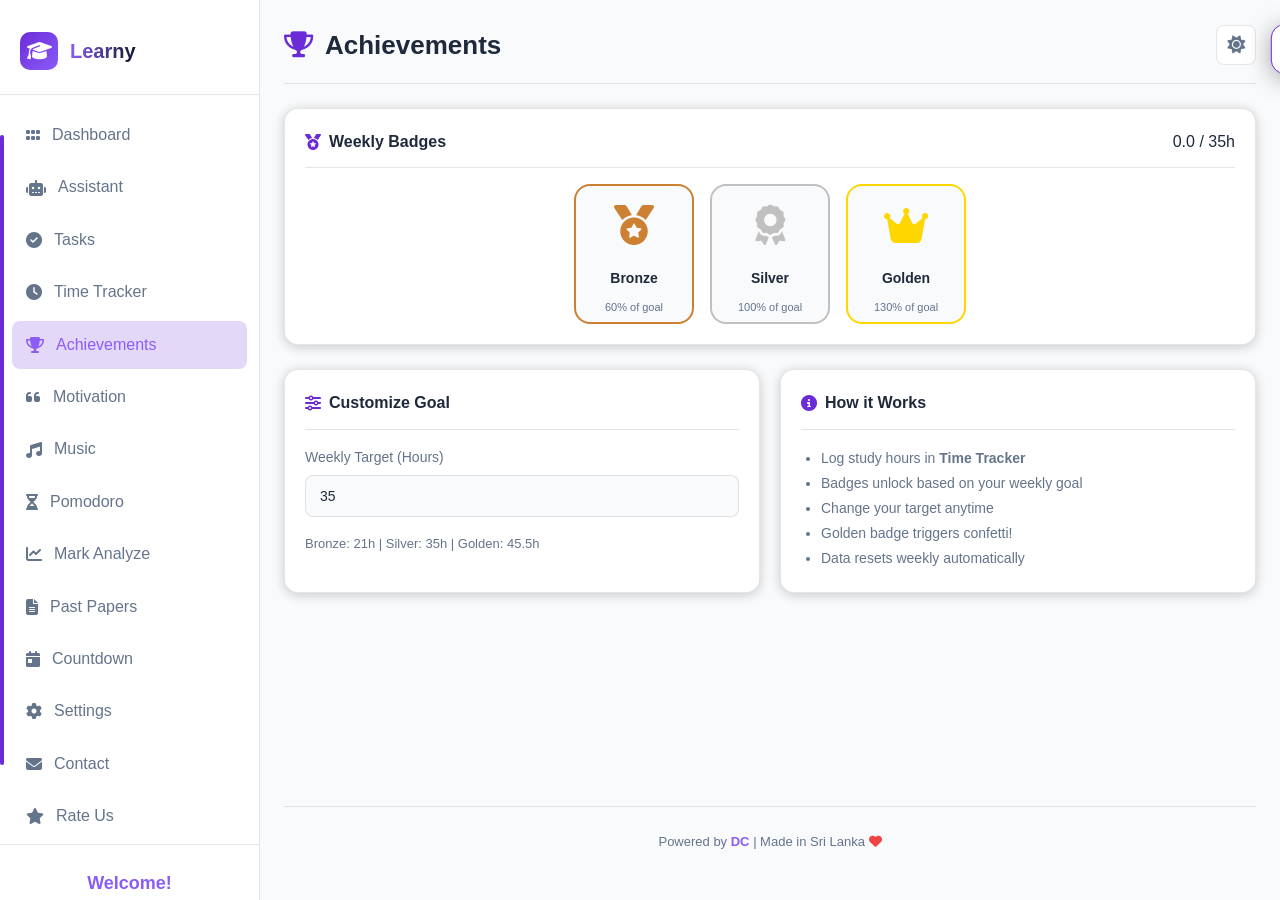
<file: achievements.html>
<!DOCTYPE html>
<html lang="en">
<head>
  <meta charset="UTF-8">
  <meta name="viewport" content="width=device-width, initial-scale=1.0">
  <title>Learny - Achievements</title>
  <link rel="manifest" href="manifest.json">
  <meta name="theme-color" content="#6c2bd9">
  <link rel="stylesheet" href="https://cdnjs.cloudflare.com/ajax/libs/font-awesome/6.5.0/css/all.min.css">
  <link rel="stylesheet" href="style.css">
</head>
<body>
  <div class="app-container">
    <div class="overlay"></div>
    <aside class="sidebar">
      <div class="sidebar-header"><div class="sidebar-logo"><i class="fa fa-graduation-cap"></i></div><span class="sidebar-title">Learny</span></div>
      <ul class="nav-list">
        <li class="nav-item"><a href="index.html"><i class="fa fa-grip"></i> Dashboard</a></li>
        <li class="nav-item"><a href="assistant.html"><i class="fa fa-robot"></i> Assistant</a></li>
        <li class="nav-item"><a href="tasks.html"><i class="fa fa-check-circle"></i> Tasks</a></li>
        <li class="nav-item"><a href="time.html"><i class="fa fa-clock"></i> Time Tracker</a></li>
        <li class="nav-item active"><a href="achievements.html"><i class="fa fa-trophy"></i> Achievements</a></li>
        <li class="nav-item"><a href="motivation.html"><i class="fa fa-quote-left"></i> Motivation</a></li>
        <li class="nav-item"><a href="music.html"><i class="fa fa-music"></i> Music</a></li>
        <li class="nav-item"><a href="pomodoro.html"><i class="fa fa-hourglass-half"></i> Pomodoro</a></li>
        <li class="nav-item"><a href="mark.html"><i class="fa fa-chart-line"></i> Mark Analyze</a></li>
        <li class="nav-item"><a href="pastpapers.html"><i class="fa fa-file-alt"></i> Past Papers</a></li>
        <li class="nav-item"><a href="countdown.html"><i class="fa fa-calendar-day"></i> Countdown</a></li>
        <li class="nav-item"><a href="settings.html"><i class="fa fa-cog"></i> Settings</a></li>
        <li class="nav-item"><a href="contact.html"><i class="fa fa-envelope"></i> Contact</a></li>
        <li class="nav-item"><a href="rate.html"><i class="fa fa-star"></i> Rate Us</a></li>
      </ul>
      <div class="sidebar-welcome"><p class="welcome-text">Welcome!</p><div class="divider"></div><p>Stay focused & keep learning</p></div>
    </aside>
    <main class="main-content">
      <header class="page-header">
        <button class="hamburger"><i class="fa fa-bars"></i></button>
        <h1 class="page-title"><i class="fa fa-trophy"></i> Achievements</h1>
        <div class="header-actions"><button class="theme-toggle" id="toggle-mode"><i class="fa fa-sun"></i></button></div>
      </header>
      <canvas id="confetti-canvas" class="confetti"></canvas>
      <div id="notification-toast" class="notification"><i class="fa fa-check-circle"></i><span></span></div>
      <div class="card mb-3">
        <div class="card-header"><span class="card-title"><i class="fa fa-medal"></i> Weekly Badges</span><span id="goal-display">0 / 35h</span></div>
        <div class="badge-container">
          <div class="badge bronze"><div class="badge-icon"><i class="fa fa-medal"></i></div><div class="badge-name">Bronze</div><div class="badge-desc">60% of goal</div></div>
          <div class="badge silver"><div class="badge-icon"><i class="fa fa-award"></i></div><div class="badge-name">Silver</div><div class="badge-desc">100% of goal</div></div>
          <div class="badge golden"><div class="badge-icon"><i class="fa fa-crown"></i></div><div class="badge-name">Golden</div><div class="badge-desc">130% of goal</div></div>
        </div>
      </div>
      <div class="grid-equal">
        <div class="card">
          <div class="card-header"><span class="card-title"><i class="fa fa-sliders-h"></i> Customize Goal</span></div>
          <div class="form-group"><label>Weekly Target (Hours)</label><input type="number" id="goal-input" class="form-control" value="35" min="10" max="80"></div>
          <p style="color:var(--text-muted);font-size:13px">Bronze: <span class="bronze-val">21h</span> | Silver: <span class="silver-val">35h</span> | Golden: <span class="golden-val">45.5h</span></p>
        </div>
        <div class="card">
          <div class="card-header"><span class="card-title"><i class="fa fa-info-circle"></i> How it Works</span></div>
          <ul style="color:var(--text-muted);font-size:14px;padding-left:20px;line-height:1.8">
            <li>Log study hours in <strong>Time Tracker</strong></li>
            <li>Badges unlock based on your weekly goal</li>
            <li>Change your target anytime</li>
            <li>Golden badge triggers confetti!</li>
            <li>Data resets weekly automatically</li>
          </ul>
        </div>
      </div>
      <footer class="site-footer">Powered by <a href="contact.html">DC</a> | Made in Sri Lanka <i class="fa fa-heart" style="color:var(--danger)"></i></footer>
    </main>
  </div>
  <script src="script.js"></script>
</body>
</html>
</file>
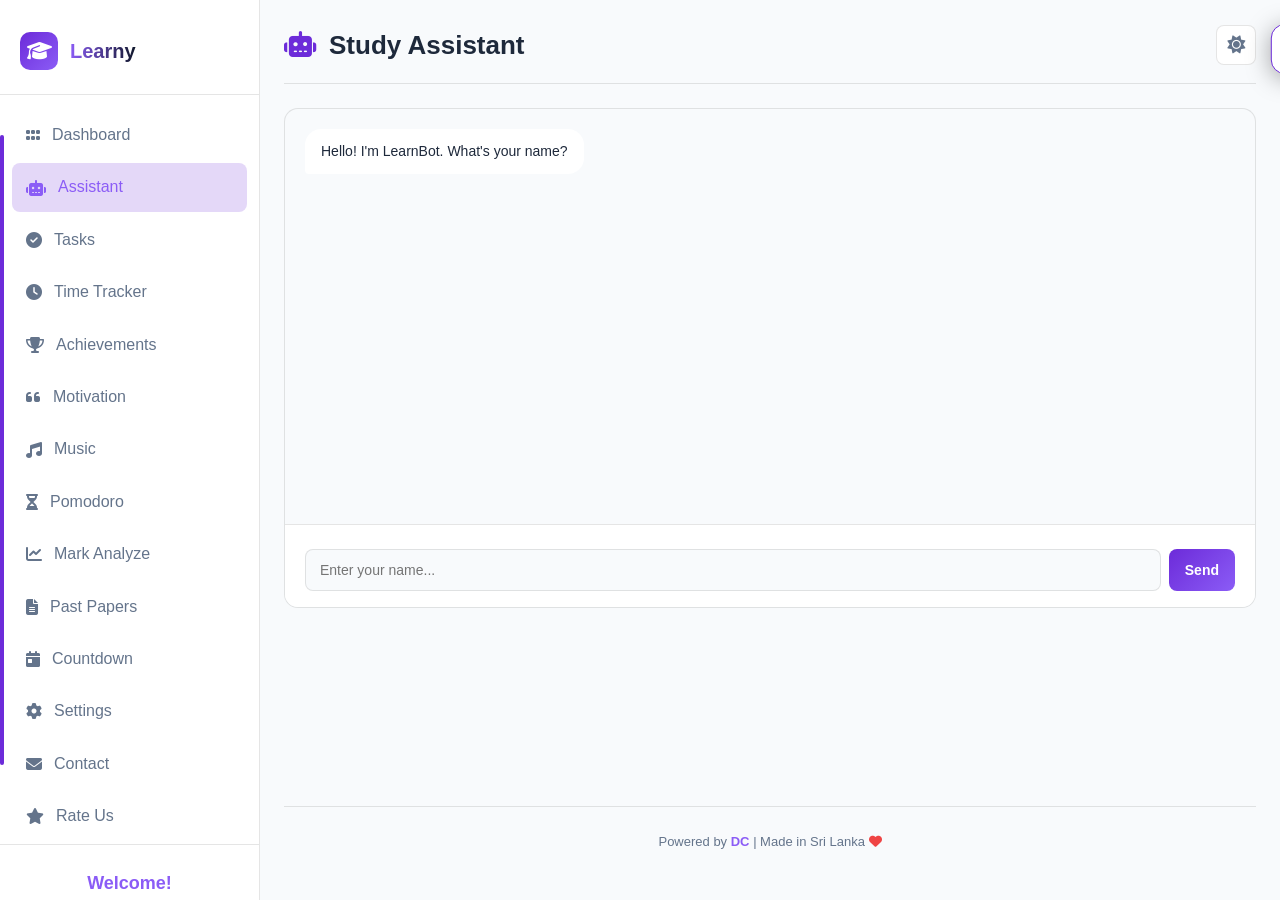
<file: assistant.html>
<!DOCTYPE html>
<html lang="en">
<head>
  <meta charset="UTF-8">
  <meta name="viewport" content="width=device-width, initial-scale=1.0">
  <title>Learny - Assistant</title>
  <link rel="manifest" href="manifest.json">
  <meta name="theme-color" content="#6c2bd9">
  <link rel="stylesheet" href="https://cdnjs.cloudflare.com/ajax/libs/font-awesome/6.5.0/css/all.min.css">
  <link rel="stylesheet" href="style.css">
</head>
<body>
  <div class="app-container">
    <div class="overlay"></div>
    <aside class="sidebar">
      <div class="sidebar-header">
        <div class="sidebar-logo"><i class="fa fa-graduation-cap"></i></div>
        <span class="sidebar-title">Learny</span>
      </div>
      <ul class="nav-list">
        <li class="nav-item"><a href="index.html"><i class="fa fa-grip"></i> Dashboard</a></li>
        <li class="nav-item active"><a href="assistant.html"><i class="fa fa-robot"></i> Assistant</a></li>
        <li class="nav-item"><a href="tasks.html"><i class="fa fa-check-circle"></i> Tasks</a></li>
        <li class="nav-item"><a href="time.html"><i class="fa fa-clock"></i> Time Tracker</a></li>
        <li class="nav-item"><a href="achievements.html"><i class="fa fa-trophy"></i> Achievements</a></li>
        <li class="nav-item"><a href="motivation.html"><i class="fa fa-quote-left"></i> Motivation</a></li>
        <li class="nav-item"><a href="music.html"><i class="fa fa-music"></i> Music</a></li>
        <li class="nav-item"><a href="pomodoro.html"><i class="fa fa-hourglass-half"></i> Pomodoro</a></li>
        <li class="nav-item"><a href="mark.html"><i class="fa fa-chart-line"></i> Mark Analyze</a></li>
        <li class="nav-item"><a href="pastpapers.html"><i class="fa fa-file-alt"></i> Past Papers</a></li>
        <li class="nav-item"><a href="countdown.html"><i class="fa fa-calendar-day"></i> Countdown</a></li>
        <li class="nav-item"><a href="settings.html"><i class="fa fa-cog"></i> Settings</a></li>
        <li class="nav-item"><a href="contact.html"><i class="fa fa-envelope"></i> Contact</a></li>
        <li class="nav-item"><a href="rate.html"><i class="fa fa-star"></i> Rate Us</a></li>
      </ul>
      <div class="sidebar-welcome"><p class="welcome-text">Welcome!</p><div class="divider"></div><p>Stay focused & keep learning</p></div>
    </aside>
    <main class="main-content">
      <header class="page-header">
        <button class="hamburger"><i class="fa fa-bars"></i></button>
        <h1 class="page-title"><i class="fa fa-robot"></i> Study Assistant</h1>
        <div class="header-actions">
          <button class="theme-toggle" id="toggle-mode"><i class="fa fa-sun"></i></button>
        </div>
      </header>
      <div id="notification-toast" class="notification"><i class="fa fa-check-circle"></i><span></span></div>
      <div class="chat-container">
        <div class="chat-messages" id="chat-messages"></div>
        <div class="chat-options" id="chat-options"></div>
      </div>
      <footer class="site-footer">Powered by <a href="contact.html">DC</a> | Made in Sri Lanka <i class="fa fa-heart" style="color:var(--danger)"></i></footer>
    </main>
  </div>
  <script src="script.js"></script>
</body>
</html>
</file>
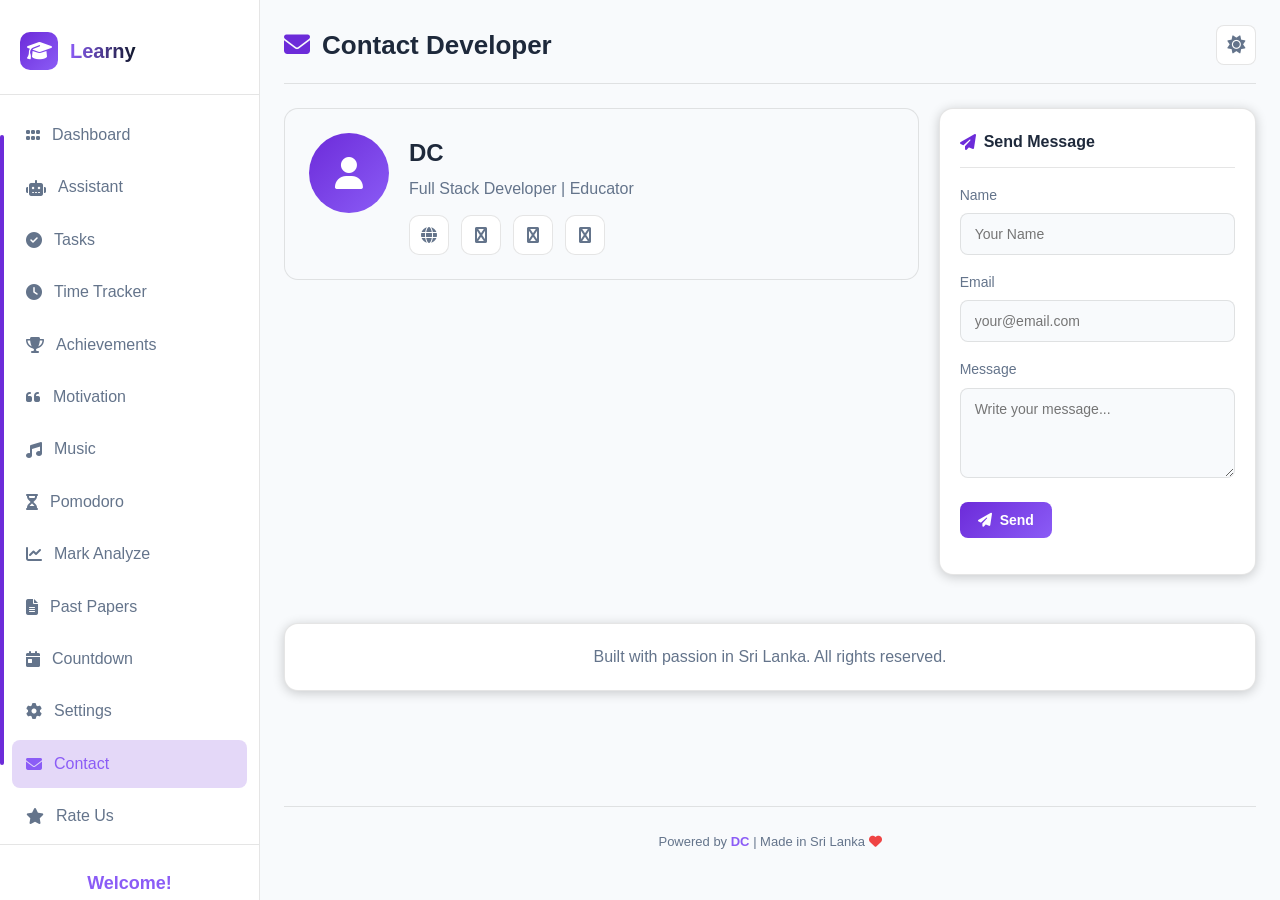
<file: contact.html>
<!DOCTYPE html>
<html lang="en">
<head>
  <meta charset="UTF-8">
  <meta name="viewport" content="width=device-width, initial-scale=1.0">
  <title>Learny - Contact</title>
  <link rel="manifest" href="manifest.json">
  <meta name="theme-color" content="#6c2bd9">
  <link rel="stylesheet" href="https://cdnjs.cloudflare.com/ajax/libs/font-awesome/6.5.0/css/all.min.css">
  <link rel="stylesheet" href="style.css">
</head>
<body>
  <div class="app-container">
    <div class="overlay"></div>
    <aside class="sidebar">
      <div class="sidebar-header"><div class="sidebar-logo"><i class="fa fa-graduation-cap"></i></div><span class="sidebar-title">Learny</span></div>
      <ul class="nav-list">
        <li class="nav-item"><a href="index.html"><i class="fa fa-grip"></i> Dashboard</a></li>
        <li class="nav-item"><a href="assistant.html"><i class="fa fa-robot"></i> Assistant</a></li>
        <li class="nav-item"><a href="tasks.html"><i class="fa fa-check-circle"></i> Tasks</a></li>
        <li class="nav-item"><a href="time.html"><i class="fa fa-clock"></i> Time Tracker</a></li>
        <li class="nav-item"><a href="achievements.html"><i class="fa fa-trophy"></i> Achievements</a></li>
        <li class="nav-item"><a href="motivation.html"><i class="fa fa-quote-left"></i> Motivation</a></li>
        <li class="nav-item"><a href="music.html"><i class="fa fa-music"></i> Music</a></li>
        <li class="nav-item"><a href="pomodoro.html"><i class="fa fa-hourglass-half"></i> Pomodoro</a></li>
        <li class="nav-item"><a href="mark.html"><i class="fa fa-chart-line"></i> Mark Analyze</a></li>
        <li class="nav-item"><a href="pastpapers.html"><i class="fa fa-file-alt"></i> Past Papers</a></li>
        <li class="nav-item"><a href="countdown.html"><i class="fa fa-calendar-day"></i> Countdown</a></li>
        <li class="nav-item"><a href="settings.html"><i class="fa fa-cog"></i> Settings</a></li>
        <li class="nav-item active"><a href="contact.html"><i class="fa fa-envelope"></i> Contact</a></li>
        <li class="nav-item"><a href="rate.html"><i class="fa fa-star"></i> Rate Us</a></li>
      </ul>
      <div class="sidebar-welcome"><p class="welcome-text">Welcome!</p><div class="divider"></div><p>Stay focused & keep learning</p></div>
    </aside>
    <main class="main-content">
      <header class="page-header">
        <button class="hamburger"><i class="fa fa-bars"></i></button>
        <h1 class="page-title"><i class="fa fa-envelope"></i> Contact Developer</h1>
        <div class="header-actions"><button class="theme-toggle" id="toggle-mode"><i class="fa fa-sun"></i></button></div>
      </header>
      <div class="grid-2">
        <div>
          <div class="contact-card">
            <div class="contact-avatar"><i class="fa fa-user"></i></div>
            <div>
              <h2 style="margin-bottom:4px">DC</h2>
              <p style="color:var(--text-muted)">Full Stack Developer | Educator</p>
              <div class="social-links">
                <a href="#" class="social-link"><i class="fa fa-globe"></i></a>
                <a href="#" class="social-link"><i class="fa fa-linkedin"></i></a>
                <a href="#" class="social-link"><i class="fa fa-github"></i></a>
                <a href="#" class="social-link"><i class="fa fa-twitter"></i></a>
              </div>
            </div>
          </div>
        </div>
        <div class="card">
          <div class="card-header"><span class="card-title"><i class="fa fa-paper-plane"></i> Send Message</span></div>
          <form class="form-group">
            <div class="form-group"><label>Name</label><input type="text" class="form-control" placeholder="Your Name"></div>
            <div class="form-group"><label>Email</label><input type="email" class="form-control" placeholder="your@email.com"></div>
            <div class="form-group"><label>Message</label><textarea class="form-control" rows="4" placeholder="Write your message..."></textarea></div>
            <button class="btn btn-primary"><i class="fa fa-paper-plane"></i> Send</button>
          </form>
        </div>
      </div>
      <div class="card mt-3 text-center">
        <p style="color:var(--text-muted)">Built with passion in Sri Lanka. All rights reserved.</p>
      </div>
      <footer class="site-footer">Powered by <a href="contact.html">DC</a> | Made in Sri Lanka <i class="fa fa-heart" style="color:var(--danger)"></i></footer>
    </main>
  </div>
  <script src="script.js"></script>
</body>
</html>
</file>
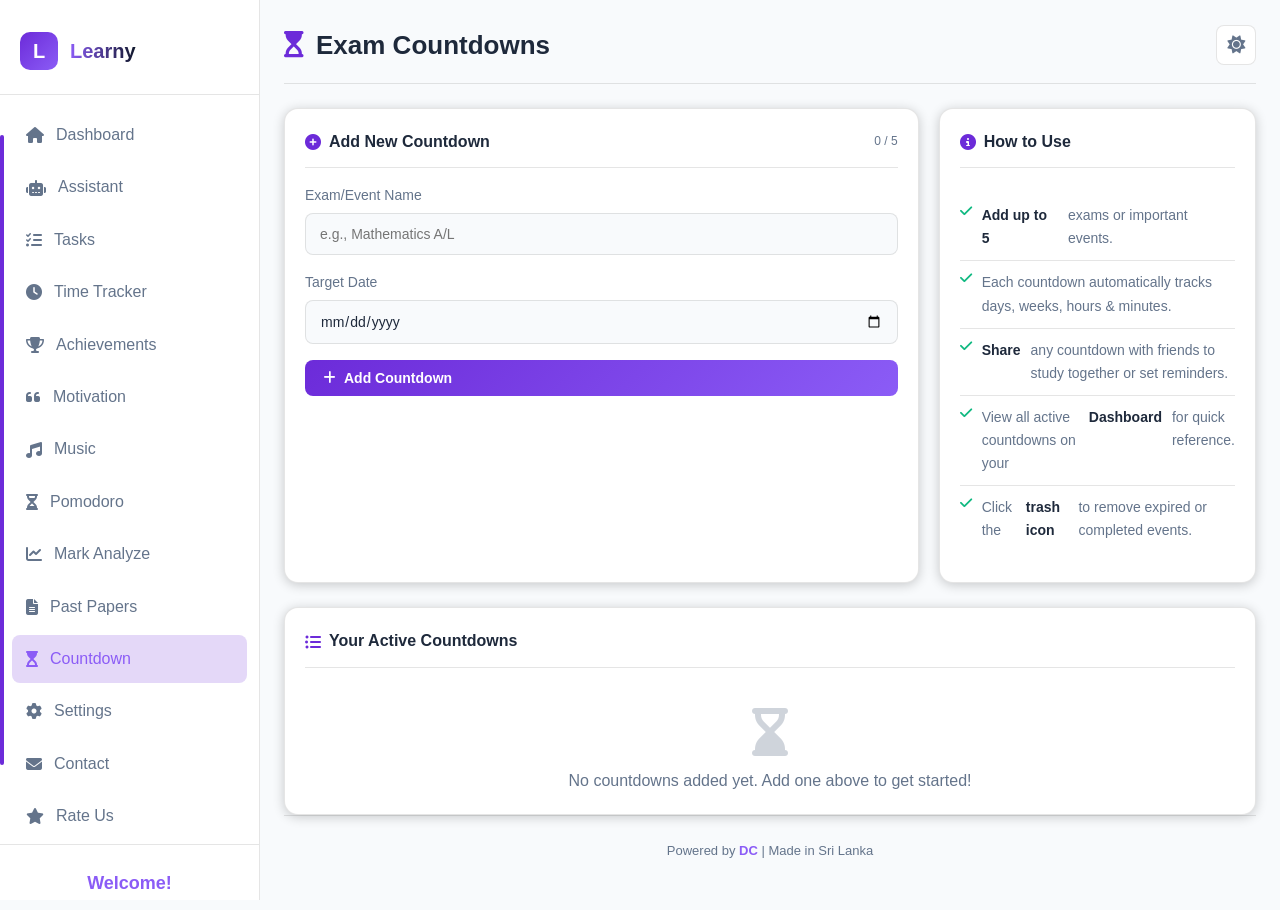
<file: countdown.html>
<!DOCTYPE html>
<html lang="en">
<head>
  <meta charset="UTF-8">
  <meta name="viewport" content="width=device-width, initial-scale=1.0">
  <title>Learny - Countdown</title>
  <link rel="stylesheet" href="style.css">
  <link rel="stylesheet" href="https://cdnjs.cloudflare.com/ajax/libs/font-awesome/6.5.0/css/all.min.css">
</head>
<body>
  <div class="app-container">
    <aside class="sidebar">
      <div class="sidebar-header">
        <div class="sidebar-logo">L</div>
        <div class="sidebar-title">Learny</div>
      </div>
      <ul class="nav-list">
        <li class="nav-item"><a href="index.html"><i class="fa fa-home"></i> Dashboard</a></li>
        <li class="nav-item"><a href="assistant.html"><i class="fa fa-robot"></i> Assistant</a></li>
        <li class="nav-item"><a href="tasks.html"><i class="fa fa-tasks"></i> Tasks</a></li>
        <li class="nav-item"><a href="time.html"><i class="fa fa-clock"></i> Time Tracker</a></li>
        <li class="nav-item"><a href="achievements.html"><i class="fa fa-trophy"></i> Achievements</a></li>
        <li class="nav-item"><a href="motivation.html"><i class="fa fa-quote-left"></i> Motivation</a></li>
        <li class="nav-item"><a href="music.html"><i class="fa fa-music"></i> Music</a></li>
        <li class="nav-item"><a href="pomodoro.html"><i class="fa fa-hourglass-half"></i> Pomodoro</a></li>
        <li class="nav-item"><a href="mark.html"><i class="fa fa-chart-line"></i> Mark Analyze</a></li>
        <li class="nav-item"><a href="pastpapers.html"><i class="fa fa-file-alt"></i> Past Papers</a></li>
        <li class="nav-item active"><a href="countdown.html"><i class="fa fa-hourglass-start"></i> Countdown</a></li>
        <li class="nav-item"><a href="settings.html"><i class="fa fa-cog"></i> Settings</a></li>
        <li class="nav-item"><a href="contact.html"><i class="fa fa-envelope"></i> Contact</a></li>
        <li class="nav-item"><a href="rate.html"><i class="fa fa-star"></i> Rate Us</a></li>
      </ul>
      <div class="sidebar-welcome">
        <div class="welcome-text">Welcome!</div>
        <p>Stay focused & keep learning</p>
        <div class="divider"></div>
      </div>
    </aside>

    <main class="main-content">
      <div class="page-header">
        <h1 class="page-title"><i class="fa fa-hourglass-start"></i> Exam Countdowns</h1>
        <div class="header-actions">
          <button class="theme-toggle"><i class="fa fa-moon"></i></button>
          <button class="hamburger"><i class="fa fa-bars"></i></button>
        </div>
      </div>

      <div class="grid-2">
        <div class="card">
          <div class="card-header">
            <h2 class="card-title"><i class="fa fa-plus-circle"></i> Add New Countdown</h2>
            <span id="countdown-limit" style="font-size:12px; color:var(--text-muted);">0 / 5</span>
          </div>
          <form id="countdown-form" class="mt-2">
            <div class="form-group">
              <label>Exam/Event Name</label>
              <input type="text" id="countdown-name" class="form-control" placeholder="e.g., Mathematics A/L" required maxlength="40">
            </div>
            <div class="form-group">
              <label>Target Date</label>
              <input type="date" id="countdown-date" class="form-control" required>
            </div>
            <button type="submit" class="btn btn-primary w-full"><i class="fa fa-plus"></i> Add Countdown</button>
          </form>
        </div>

        <div class="card">
          <div class="card-header">
            <h2 class="card-title"><i class="fa fa-info-circle"></i> How to Use</h2>
          </div>
          <div class="how-to-use-content">
            <ul>
              <li><i class="fa fa-check" style="color:var(--success)"></i> <strong>Add up to 5</strong> exams or important events.</li>
              <li><i class="fa fa-check" style="color:var(--success)"></i> Each countdown automatically tracks days, weeks, hours & minutes.</li>
              <li><i class="fa fa-check" style="color:var(--success)"></i> <strong>Share</strong> any countdown with friends to study together or set reminders.</li>
              <li><i class="fa fa-check" style="color:var(--success)"></i> View all active countdowns on your <strong>Dashboard</strong> for quick reference.</li>
              <li><i class="fa fa-check" style="color:var(--success)"></i> Click the <strong>trash icon</strong> to remove expired or completed events.</li>
            </ul>
          </div>
        </div>
      </div>

      <div class="card">
        <div class="card-header">
          <h2 class="card-title"><i class="fa fa-list-ul"></i> Your Active Countdowns</h2>
        </div>
        <div id="countdown-list" class="countdown-list-container">
          <!-- Items injected by JS -->
        </div>
        <div id="no-countdowns" class="text-center mt-3" style="color:var(--text-muted); display:none;">
          <i class="fa fa-hourglass-end" style="font-size:48px; opacity:0.3; margin-bottom: 12px;"></i>
          <p>No countdowns added yet. Add one above to get started!</p>
        </div>
      </div>

      <footer class="site-footer">Powered by <a href="contact.html">DC</a> | Made in Sri Lanka</footer>
    </main>
    <div class="overlay"></div>
  </div>
  <script src="script.js"></script>
</body>
</html>
</file>
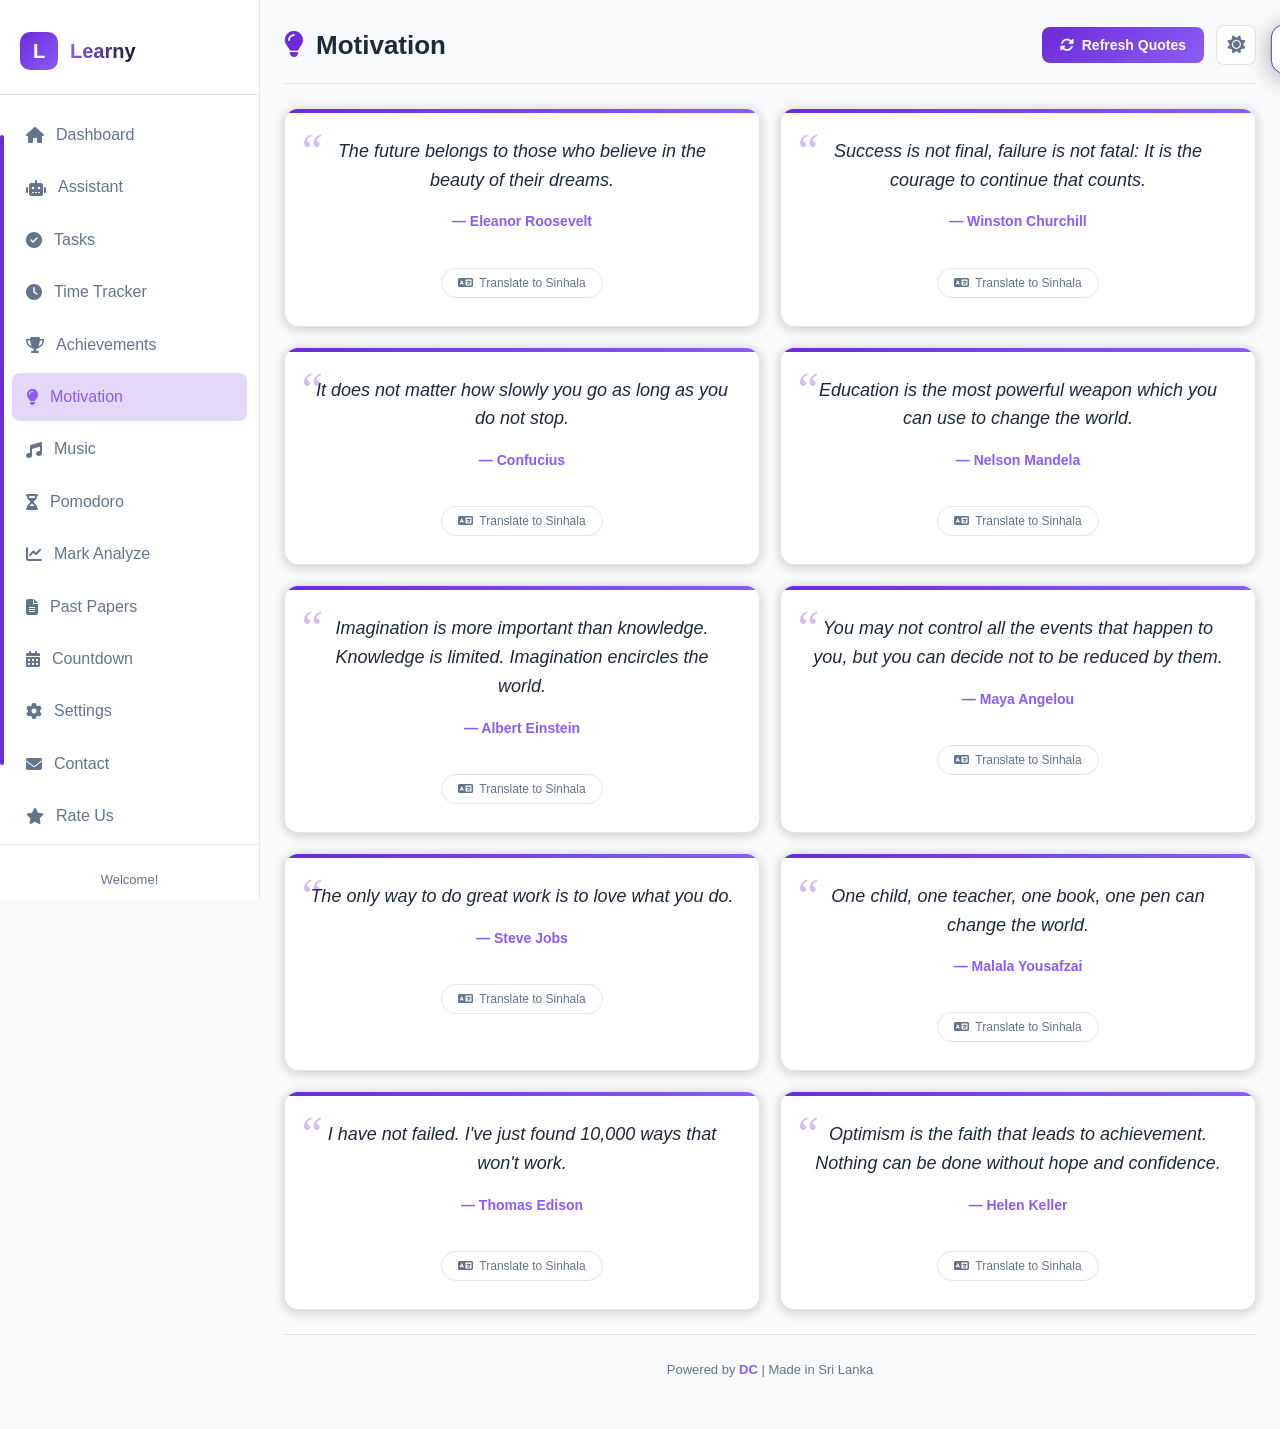
<file: motivation.html>
<!DOCTYPE html>
<html lang="en">
<head>
  <meta charset="UTF-8">
  <meta name="viewport" content="width=device-width, initial-scale=1.0">
  <title>Learny - Motivation</title>
  <link rel="stylesheet" href="style.css">
  <link rel="stylesheet" href="https://cdnjs.cloudflare.com/ajax/libs/font-awesome/6.4.0/css/all.min.css">
</head>
<body>
  <div class="overlay"></div>
  <div class="app-container">
    <aside class="sidebar">
      <div class="sidebar-header">
        <div class="sidebar-logo">L</div>
        <div class="sidebar-title">Learny</div>
      </div>
      <ul class="nav-list">
        <li class="nav-item"><a href="index.html"><i class="fa fa-home"></i> Dashboard</a></li>
        <li class="nav-item"><a href="assistant.html"><i class="fa fa-robot"></i> Assistant</a></li>
        <li class="nav-item"><a href="tasks.html"><i class="fa fa-check-circle"></i> Tasks</a></li>
        <li class="nav-item"><a href="time.html"><i class="fa fa-clock"></i> Time Tracker</a></li>
        <li class="nav-item"><a href="achievements.html"><i class="fa fa-trophy"></i> Achievements</a></li>
        <li class="nav-item active"><a href="motivation.html"><i class="fa fa-lightbulb"></i> Motivation</a></li>
        <li class="nav-item"><a href="music.html"><i class="fa fa-music"></i> Music</a></li>
        <li class="nav-item"><a href="pomodoro.html"><i class="fa fa-hourglass-half"></i> Pomodoro</a></li>
        <li class="nav-item"><a href="mark.html"><i class="fa fa-chart-line"></i> Mark Analyze</a></li>
        <li class="nav-item"><a href="pastpapers.html"><i class="fa fa-file-alt"></i> Past Papers</a></li>
        <li class="nav-item"><a href="countdown.html"><i class="fa fa-calendar-alt"></i> Countdown</a></li>
        <li class="nav-item"><a href="settings.html"><i class="fa fa-cog"></i> Settings</a></li>
        <li class="nav-item"><a href="contact.html"><i class="fa fa-envelope"></i> Contact</a></li>
        <li class="nav-item"><a href="rate.html"><i class="fa fa-star"></i> Rate Us</a></li>
      </ul>
      <div class="sidebar-welcome">
        <p>Welcome!</p>
        <div class="welcome-text">Stay focused & keep learning</div>
        <div class="divider"></div>
      </div>
    </aside>

    <main class="main-content">
      <header class="page-header">
        <div class="flex items-center gap-3">
          <button class="hamburger"><i class="fa fa-bars"></i></button>
          <h1 class="page-title"><i class="fa fa-lightbulb"></i> Motivation</h1>
        </div>
        <div class="header-actions">
          <button class="btn btn-primary" id="refresh-quotes"><i class="fa fa-sync-alt"></i> Refresh Quotes</button>
          <button class="theme-toggle"><i class="fa fa-sun"></i></button>
        </div>
      </header>

      <div class="motivation-grid" id="quotes-container">
        <!-- Quotes injected via JS -->
      </div>

      <footer class="site-footer">
        Powered by <a href="contact.html">DC</a> | Made in Sri Lanka
      </footer>
    </main>
  </div>

  <div id="notification-toast" class="notification">
    <i class="fa fa-info-circle"></i>
    <span></span>
  </div>

  <script src="script.js"></script>
</body>
</html>
</file>
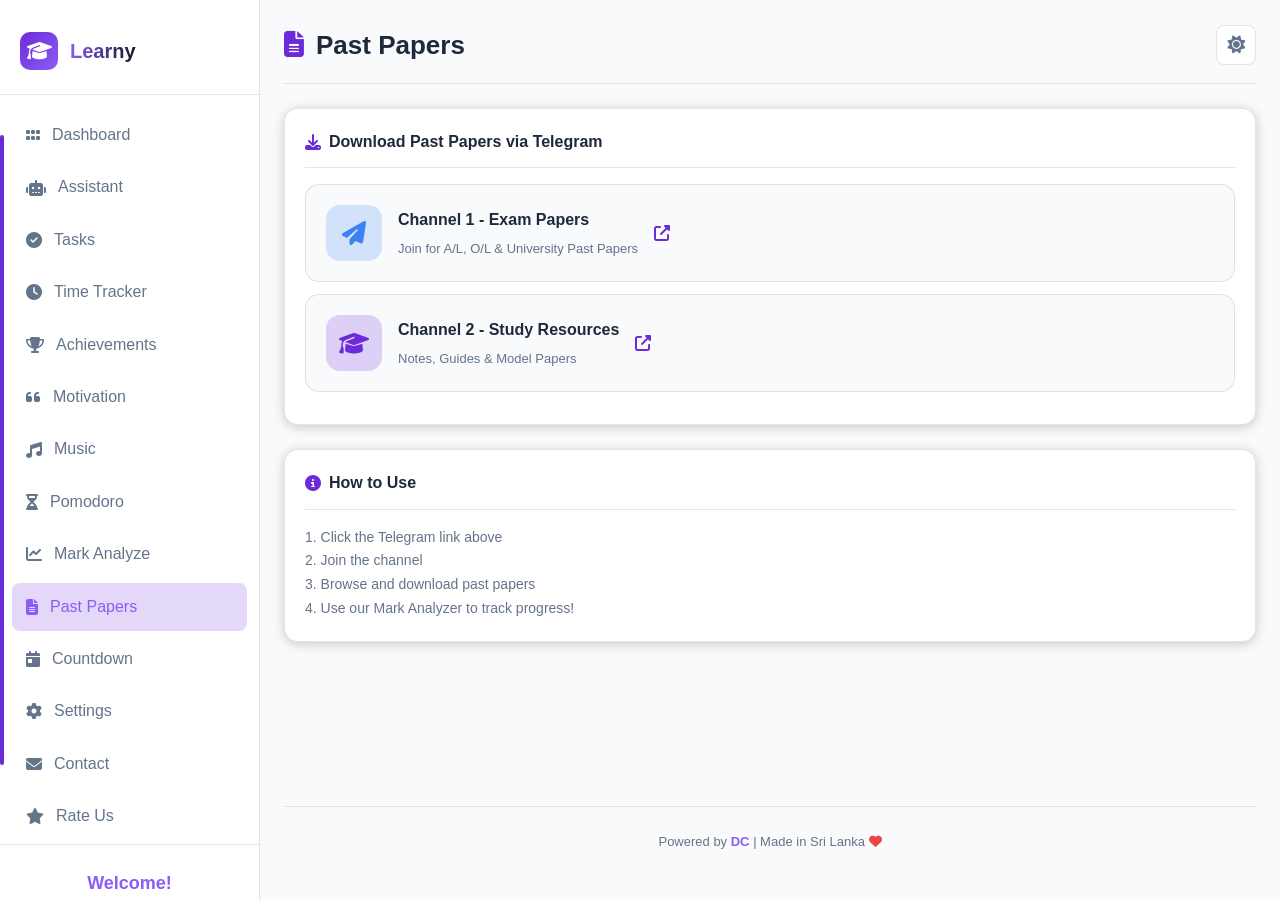
<file: pastpapers.html>
<!DOCTYPE html>
<html lang="en">
<head>
  <meta charset="UTF-8">
  <meta name="viewport" content="width=device-width, initial-scale=1.0">
  <title>Learny - Past Papers</title>
  <link rel="manifest" href="manifest.json">
  <meta name="theme-color" content="#6c2bd9">
  <link rel="stylesheet" href="https://cdnjs.cloudflare.com/ajax/libs/font-awesome/6.5.0/css/all.min.css">
  <link rel="stylesheet" href="style.css">
</head>
<body>
  <div class="app-container">
    <div class="overlay"></div>
    <aside class="sidebar">
      <div class="sidebar-header"><div class="sidebar-logo"><i class="fa fa-graduation-cap"></i></div><span class="sidebar-title">Learny</span></div>
      <ul class="nav-list">
        <li class="nav-item"><a href="index.html"><i class="fa fa-grip"></i> Dashboard</a></li>
        <li class="nav-item"><a href="assistant.html"><i class="fa fa-robot"></i> Assistant</a></li>
        <li class="nav-item"><a href="tasks.html"><i class="fa fa-check-circle"></i> Tasks</a></li>
        <li class="nav-item"><a href="time.html"><i class="fa fa-clock"></i> Time Tracker</a></li>
        <li class="nav-item"><a href="achievements.html"><i class="fa fa-trophy"></i> Achievements</a></li>
        <li class="nav-item"><a href="motivation.html"><i class="fa fa-quote-left"></i> Motivation</a></li>
        <li class="nav-item"><a href="music.html"><i class="fa fa-music"></i> Music</a></li>
        <li class="nav-item"><a href="pomodoro.html"><i class="fa fa-hourglass-half"></i> Pomodoro</a></li>
        <li class="nav-item"><a href="mark.html"><i class="fa fa-chart-line"></i> Mark Analyze</a></li>
        <li class="nav-item active"><a href="pastpapers.html"><i class="fa fa-file-alt"></i> Past Papers</a></li>
        <li class="nav-item"><a href="countdown.html"><i class="fa fa-calendar-day"></i> Countdown</a></li>
        <li class="nav-item"><a href="settings.html"><i class="fa fa-cog"></i> Settings</a></li>
        <li class="nav-item"><a href="contact.html"><i class="fa fa-envelope"></i> Contact</a></li>
        <li class="nav-item"><a href="rate.html"><i class="fa fa-star"></i> Rate Us</a></li>
      </ul>
      <div class="sidebar-welcome"><p class="welcome-text">Welcome!</p><div class="divider"></div><p>Stay focused & keep learning</p></div>
    </aside>
    <main class="main-content">
      <header class="page-header">
        <button class="hamburger"><i class="fa fa-bars"></i></button>
        <h1 class="page-title"><i class="fa fa-file-alt"></i> Past Papers</h1>
        <div class="header-actions"><button class="theme-toggle" id="toggle-mode"><i class="fa fa-sun"></i></button></div>
      </header>
      <div class="card mb-3">
        <div class="card-header"><span class="card-title"><i class="fa fa-download"></i> Download Past Papers via Telegram</span></div>
        <a href="https://t.me/+YOUR_CHANNEL_1" target="_blank" class="paper-link">
          <div class="paper-icon"><i class="fa fa-paper-plane"></i></div>
          <div class="paper-info"><h3>Channel 1 - Exam Papers</h3><p>Join for A/L, O/L & University Past Papers</p></div>
          <i class="fa fa-external-link-alt" style="color:var(--primary)"></i>
        </a>
        <a href="https://t.me/+YOUR_CHANNEL_2" target="_blank" class="paper-link">
          <div class="paper-icon" style="background:rgba(108,43,217,0.2);color:var(--primary)"><i class="fa fa-graduation-cap"></i></div>
          <div class="paper-info"><h3>Channel 2 - Study Resources</h3><p>Notes, Guides & Model Papers</p></div>
          <i class="fa fa-external-link-alt" style="color:var(--primary)"></i>
        </a>
      </div>
      <div class="card">
        <div class="card-header"><span class="card-title"><i class="fa fa-info-circle"></i> How to Use</span></div>
        <p style="color:var(--text-muted);font-size:14px;line-height:1.7">1. Click the Telegram link above<br>2. Join the channel<br>3. Browse and download past papers<br>4. Use our Mark Analyzer to track progress!</p>
      </div>
      <footer class="site-footer">Powered by <a href="contact.html">DC</a> | Made in Sri Lanka <i class="fa fa-heart" style="color:var(--danger)"></i></footer>
    </main>
  </div>
  <script src="script.js"></script>
</body>
</html>
</file>
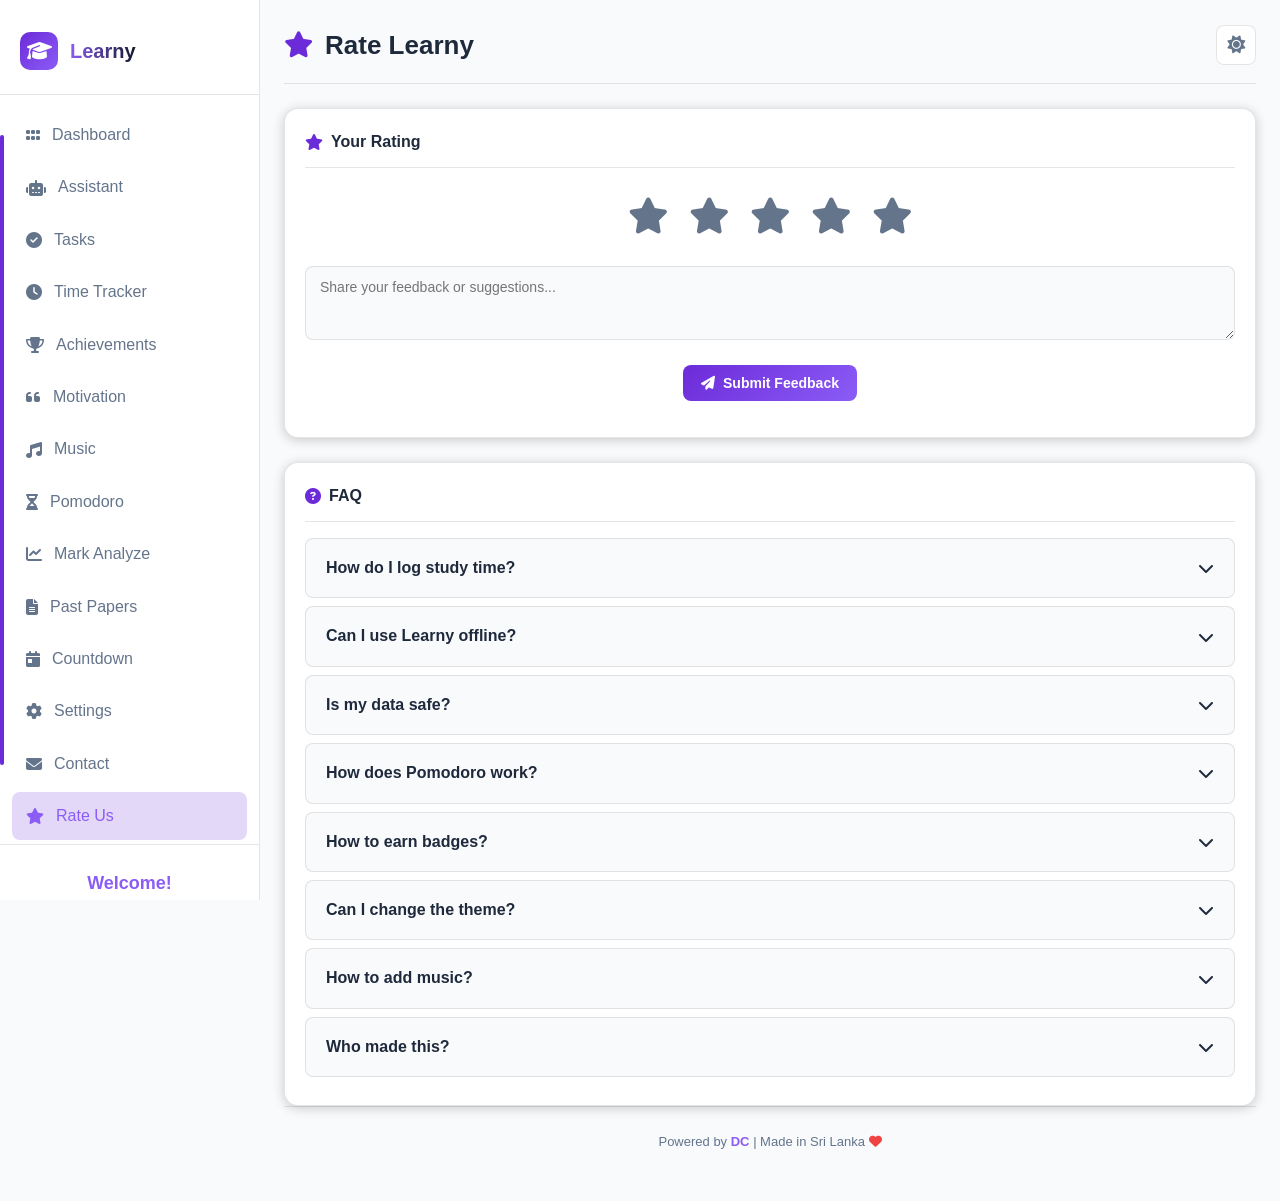
<file: rate.html>
<!DOCTYPE html>
<html lang="en">
<head>
  <meta charset="UTF-8">
  <meta name="viewport" content="width=device-width, initial-scale=1.0">
  <title>Learny - Rate Us</title>
  <link rel="manifest" href="manifest.json">
  <meta name="theme-color" content="#6c2bd9">
  <link rel="stylesheet" href="https://cdnjs.cloudflare.com/ajax/libs/font-awesome/6.5.0/css/all.min.css">
  <link rel="stylesheet" href="style.css">
</head>
<body>
  <div class="app-container">
    <div class="overlay"></div>
    <aside class="sidebar">
      <div class="sidebar-header"><div class="sidebar-logo"><i class="fa fa-graduation-cap"></i></div><span class="sidebar-title">Learny</span></div>
      <ul class="nav-list">
        <li class="nav-item"><a href="index.html"><i class="fa fa-grip"></i> Dashboard</a></li>
        <li class="nav-item"><a href="assistant.html"><i class="fa fa-robot"></i> Assistant</a></li>
        <li class="nav-item"><a href="tasks.html"><i class="fa fa-check-circle"></i> Tasks</a></li>
        <li class="nav-item"><a href="time.html"><i class="fa fa-clock"></i> Time Tracker</a></li>
        <li class="nav-item"><a href="achievements.html"><i class="fa fa-trophy"></i> Achievements</a></li>
        <li class="nav-item"><a href="motivation.html"><i class="fa fa-quote-left"></i> Motivation</a></li>
        <li class="nav-item"><a href="music.html"><i class="fa fa-music"></i> Music</a></li>
        <li class="nav-item"><a href="pomodoro.html"><i class="fa fa-hourglass-half"></i> Pomodoro</a></li>
        <li class="nav-item"><a href="mark.html"><i class="fa fa-chart-line"></i> Mark Analyze</a></li>
        <li class="nav-item"><a href="pastpapers.html"><i class="fa fa-file-alt"></i> Past Papers</a></li>
        <li class="nav-item"><a href="countdown.html"><i class="fa fa-calendar-day"></i> Countdown</a></li>
        <li class="nav-item"><a href="settings.html"><i class="fa fa-cog"></i> Settings</a></li>
        <li class="nav-item"><a href="contact.html"><i class="fa fa-envelope"></i> Contact</a></li>
        <li class="nav-item active"><a href="rate.html"><i class="fa fa-star"></i> Rate Us</a></li>
      </ul>
      <div class="sidebar-welcome"><p class="welcome-text">Welcome!</p><div class="divider"></div><p>Stay focused & keep learning</p></div>
    </aside>
    <main class="main-content">
      <header class="page-header">
        <button class="hamburger"><i class="fa fa-bars"></i></button>
        <h1 class="page-title"><i class="fa fa-star"></i> Rate Learny</h1>
        <div class="header-actions"><button class="theme-toggle" id="toggle-mode"><i class="fa fa-sun"></i></button></div>
      </header>
      <div class="card mb-3 text-center">
        <div class="card-header"><span class="card-title"><i class="fa fa-star"></i> Your Rating</span></div>
        <div class="stars-container">
          <button class="star-btn"><i class="fa fa-star"></i></button>
          <button class="star-btn"><i class="fa fa-star"></i></button>
          <button class="star-btn"><i class="fa fa-star"></i></button>
          <button class="star-btn"><i class="fa fa-star"></i></button>
          <button class="star-btn"><i class="fa fa-star"></i></button>
        </div>
        <form id="feedback-form" class="form-group">
          <textarea id="feedback-text" class="form-control" rows="3" placeholder="Share your feedback or suggestions..."></textarea>
          <button class="btn btn-primary mt-2"><i class="fa fa-paper-plane"></i> Submit Feedback</button>
        </form>
      </div>
      <div class="card">
        <div class="card-header"><span class="card-title"><i class="fa fa-question-circle"></i> FAQ</span></div>
        <div class="faq-item"><div class="faq-question">How do I log study time? <i class="fa fa-chevron-down fa-toggle"></i></div><div class="faq-answer">Go to Time Tracker, enter hours for today, and click Save. Your data appears in charts and calendar.</div></div>
        <div class="faq-item"><div class="faq-question">Can I use Learny offline? <i class="fa fa-chevron-down fa-toggle"></i></div><div class="faq-answer">Yes! Learny is a PWA. After first load, you can use it without internet.</div></div>
        <div class="faq-item"><div class="faq-question">Is my data safe? <i class="fa fa-chevron-down fa-toggle"></i></div><div class="faq-answer">All data is stored locally on your device using localStorage. No servers involved.</div></div>
        <div class="faq-item"><div class="faq-question">How does Pomodoro work? <i class="fa fa-chevron-down fa-toggle"></i></div><div class="faq-answer">Set a duration (default 25 min), start the timer, and focus. When it ends, take a break.</div></div>
        <div class="faq-item"><div class="faq-question">How to earn badges? <i class="fa fa-chevron-down fa-toggle"></i></div><div class="faq-answer">Log study hours weekly. Reach 60% for Bronze, 100% for Silver, 130% for Golden.</div></div>
        <div class="faq-item"><div class="faq-question">Can I change the theme? <i class="fa fa-chevron-down fa-toggle"></i></div><div class="faq-answer">Yes! Go to Settings and choose Purple, Red, Green, Blue, or Yellow.</div></div>
        <div class="faq-item"><div class="faq-question">How to add music? <i class="fa fa-chevron-down fa-toggle"></i></div><div class="faq-answer">In Music page, click Upload and select MP3 files from your device.</div></div>
        <div class="faq-item"><div class="faq-question">Who made this? <i class="fa fa-chevron-down fa-toggle"></i></div><div class="faq-answer">Learny is built by DC, a passionate developer from Sri Lanka. Visit Contact page for more.</div></div>
      </div>
      <footer class="site-footer">Powered by <a href="contact.html">DC</a> | Made in Sri Lanka <i class="fa fa-heart" style="color:var(--danger)"></i></footer>
    </main>
  </div>
  <script src="script.js"></script>
</body>
</html>
</file>
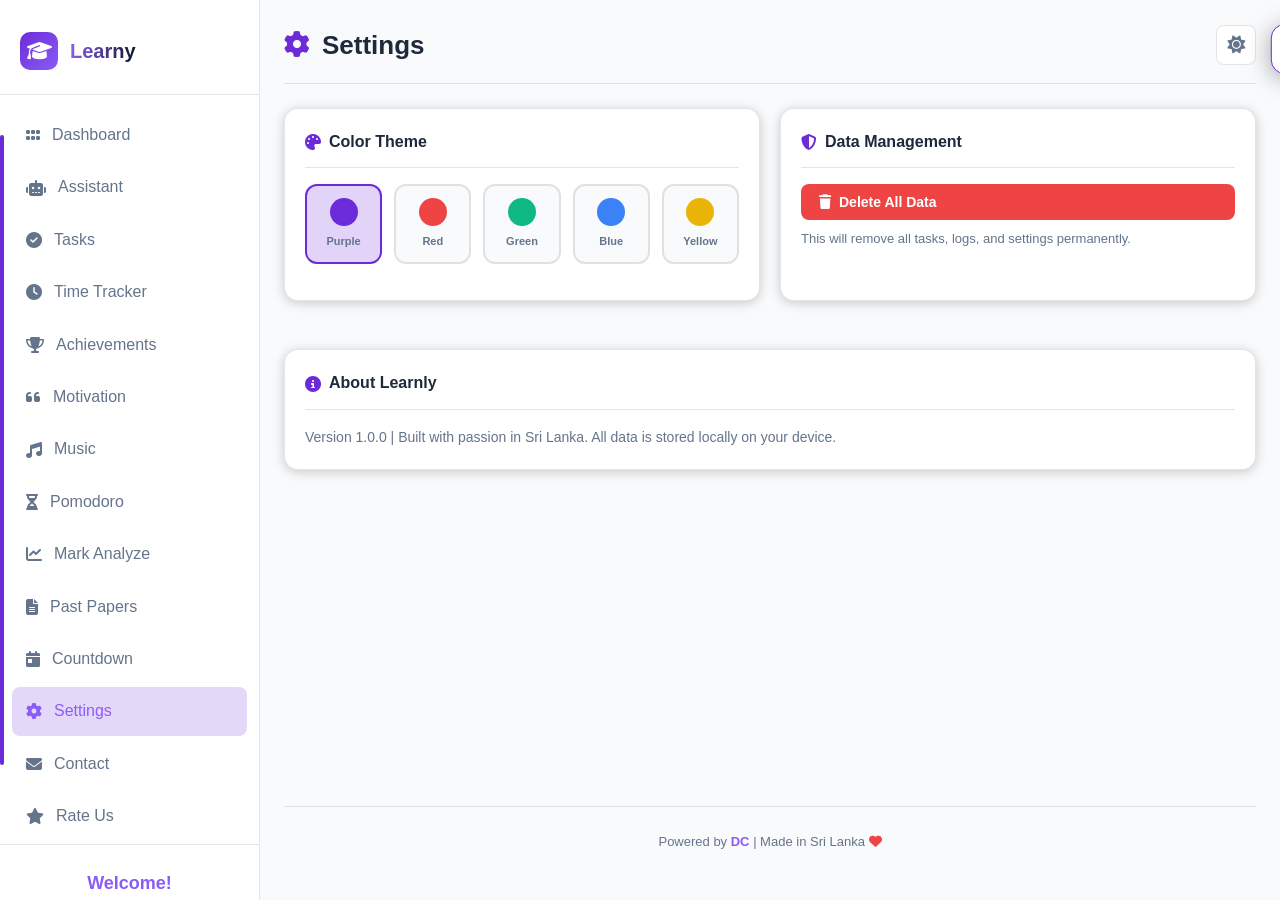
<file: settings.html>
<!DOCTYPE html>
<html lang="en">
<head>
  <meta charset="UTF-8">
  <meta name="viewport" content="width=device-width, initial-scale=1.0">
  <title>Learny - Settings</title>
  <link rel="manifest" href="manifest.json">
  <meta name="theme-color" content="#6c2bd9">
  <link rel="stylesheet" href="https://cdnjs.cloudflare.com/ajax/libs/font-awesome/6.5.0/css/all.min.css">
  <link rel="stylesheet" href="style.css">
</head>
<body>
  <div class="app-container">
    <div class="overlay"></div>
    <aside class="sidebar">
      <div class="sidebar-header"><div class="sidebar-logo"><i class="fa fa-graduation-cap"></i></div><span class="sidebar-title">Learny</span></div>
      <ul class="nav-list">
        <li class="nav-item"><a href="index.html"><i class="fa fa-grip"></i> Dashboard</a></li>
        <li class="nav-item"><a href="assistant.html"><i class="fa fa-robot"></i> Assistant</a></li>
        <li class="nav-item"><a href="tasks.html"><i class="fa fa-check-circle"></i> Tasks</a></li>
        <li class="nav-item"><a href="time.html"><i class="fa fa-clock"></i> Time Tracker</a></li>
        <li class="nav-item"><a href="achievements.html"><i class="fa fa-trophy"></i> Achievements</a></li>
        <li class="nav-item"><a href="motivation.html"><i class="fa fa-quote-left"></i> Motivation</a></li>
        <li class="nav-item"><a href="music.html"><i class="fa fa-music"></i> Music</a></li>
        <li class="nav-item"><a href="pomodoro.html"><i class="fa fa-hourglass-half"></i> Pomodoro</a></li>
        <li class="nav-item"><a href="mark.html"><i class="fa fa-chart-line"></i> Mark Analyze</a></li>
        <li class="nav-item"><a href="pastpapers.html"><i class="fa fa-file-alt"></i> Past Papers</a></li>
        <li class="nav-item"><a href="countdown.html"><i class="fa fa-calendar-day"></i> Countdown</a></li>
        <li class="nav-item active"><a href="settings.html"><i class="fa fa-cog"></i> Settings</a></li>
        <li class="nav-item"><a href="contact.html"><i class="fa fa-envelope"></i> Contact</a></li>
        <li class="nav-item"><a href="rate.html"><i class="fa fa-star"></i> Rate Us</a></li>
      </ul>
      <div class="sidebar-welcome"><p class="welcome-text">Welcome!</p><div class="divider"></div><p>Stay focused & keep learning</p></div>
    </aside>
    <main class="main-content">
      <header class="page-header">
        <button class="hamburger"><i class="fa fa-bars"></i></button>
        <h1 class="page-title"><i class="fa fa-cog"></i> Settings</h1>
        <div class="header-actions"><button class="theme-toggle" id="toggle-mode"><i class="fa fa-sun"></i></button></div>
      </header>
      <div id="notification-toast" class="notification"><i class="fa fa-check-circle"></i><span></span></div>
      <div class="grid-equal">
        <div class="card">
          <div class="card-header"><span class="card-title"><i class="fa fa-palette"></i> Color Theme</span></div>
          <div class="theme-grid">
            <div class="theme-option active" data-theme="purple"><div class="theme-preview" style="background:#6c2bd9"></div><div class="theme-name">Purple</div></div>
            <div class="theme-option" data-theme="red"><div class="theme-preview" style="background:#ef4444"></div><div class="theme-name">Red</div></div>
            <div class="theme-option" data-theme="green"><div class="theme-preview" style="background:#10b981"></div><div class="theme-name">Green</div></div>
            <div class="theme-option" data-theme="blue"><div class="theme-preview" style="background:#3b82f6"></div><div class="theme-name">Blue</div></div>
            <div class="theme-option" data-theme="yellow"><div class="theme-preview" style="background:#eab308"></div><div class="theme-name">Yellow</div></div>
          </div>
        </div>
        <div class="card">
          <div class="card-header"><span class="card-title"><i class="fa fa-shield-alt"></i> Data Management</span></div>
          <button class="btn btn-danger w-full" id="delete-all"><i class="fa fa-trash"></i> Delete All Data</button>
          <p style="color:var(--text-muted);font-size:13px;margin-top:8px">This will remove all tasks, logs, and settings permanently.</p>
        </div>
      </div>
      <div class="card mt-3">
        <div class="card-header"><span class="card-title"><i class="fa fa-info-circle"></i> About Learnly</span></div>
        <p style="color:var(--text-muted);font-size:14px">Version 1.0.0 | Built with passion in Sri Lanka. All data is stored locally on your device.</p>
      </div>
      <footer class="site-footer">Powered by <a href="contact.html">DC</a> | Made in Sri Lanka <i class="fa fa-heart" style="color:var(--danger)"></i></footer>
    </main>
  </div>
  <script src="script.js"></script>
</body>
</html>
</file>
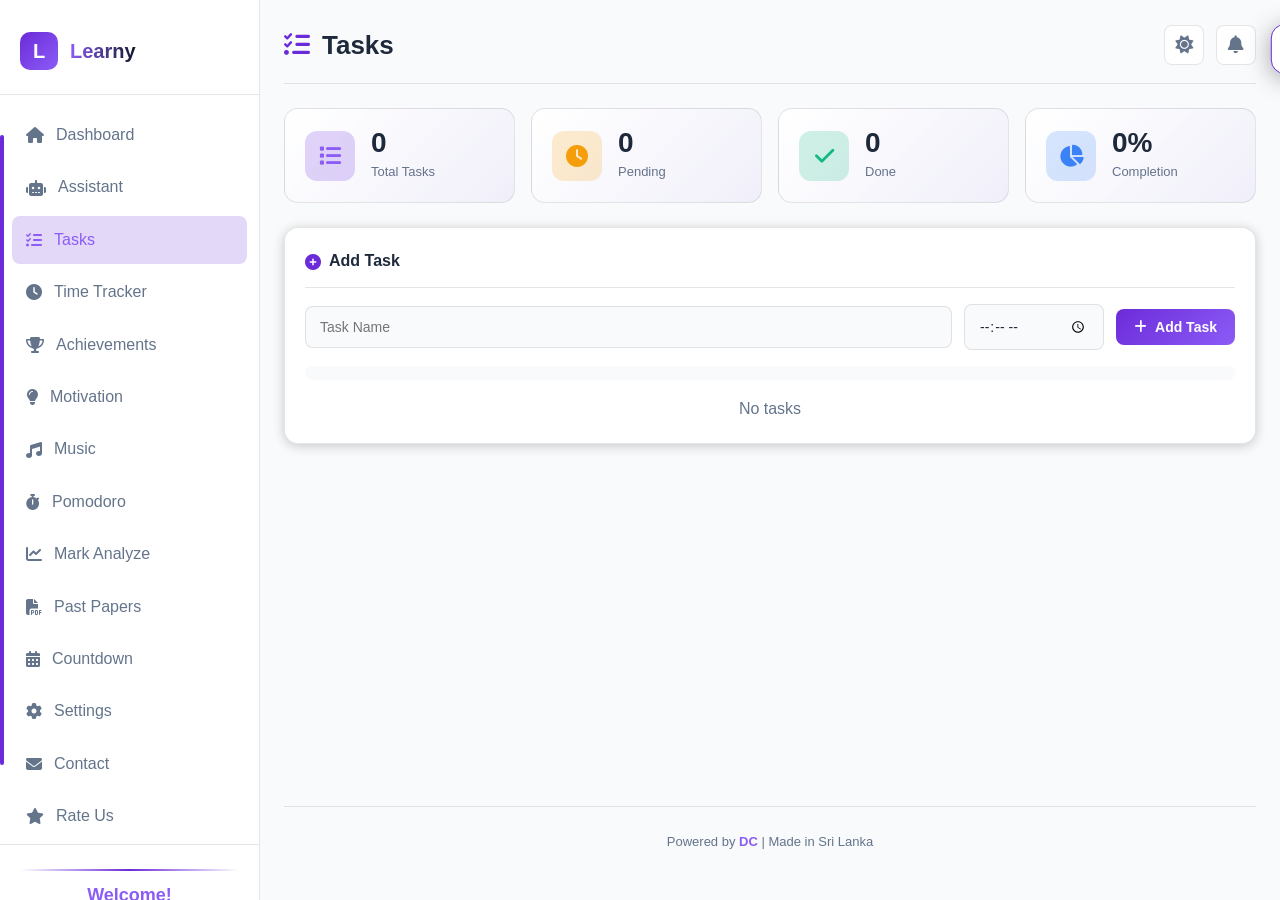
<file: tasks.html>
<!DOCTYPE html>
<html lang="en">
<head>
<meta charset="UTF-8">
<meta name="viewport" content="width=device-width, initial-scale=1.0">
<title>Learny - Tasks</title>
<link rel="stylesheet" href="style.css">
<link rel="stylesheet" href="https://cdnjs.cloudflare.com/ajax/libs/font-awesome/6.4.0/css/all.min.css">
</head>
<body>
<div class="app-container">
<aside class="sidebar">
<div class="sidebar-header">
<div class="sidebar-logo">L</div>
<div class="sidebar-title">Learny</div>
</div>
<ul class="nav-list">
<li class="nav-item"><a href="index.html"><i class="fa fa-home"></i> Dashboard</a></li>
<li class="nav-item"><a href="assistant.html"><i class="fa fa-robot"></i> Assistant</a></li>
<li class="nav-item active"><a href="tasks.html"><i class="fa fa-tasks"></i> Tasks</a></li>
<li class="nav-item"><a href="time.html"><i class="fa fa-clock"></i> Time Tracker</a></li>
<li class="nav-item"><a href="achievements.html"><i class="fa fa-trophy"></i> Achievements</a></li>
<li class="nav-item"><a href="motivation.html"><i class="fa fa-lightbulb"></i> Motivation</a></li>
<li class="nav-item"><a href="music.html"><i class="fa fa-music"></i> Music</a></li>
<li class="nav-item"><a href="pomodoro.html"><i class="fa fa-stopwatch"></i> Pomodoro</a></li>
<li class="nav-item"><a href="mark.html"><i class="fa fa-chart-line"></i> Mark Analyze</a></li>
<li class="nav-item"><a href="pastpapers.html"><i class="fa fa-file-pdf"></i> Past Papers</a></li>
<li class="nav-item"><a href="countdown.html"><i class="fa fa-calendar-alt"></i> Countdown</a></li>
<li class="nav-item"><a href="settings.html"><i class="fa fa-cog"></i> Settings</a></li>
<li class="nav-item"><a href="contact.html"><i class="fa fa-envelope"></i> Contact</a></li>
<li class="nav-item"><a href="rate.html"><i class="fa fa-star"></i> Rate Us</a></li>
</ul>
<div class="sidebar-welcome">
<div class="divider"></div>
<p class="welcome-text">Welcome!</p>
<p>Stay focused & keep learning</p>
</div>
</aside>

<main class="main-content">
<header class="page-header">
<button class="hamburger"><i class="fa fa-bars"></i></button>
<div class="page-title"><i class="fa fa-tasks"></i> Tasks</div>
<div class="header-actions">
<button class="theme-toggle"><i class="fa fa-moon"></i></button>
<button class="notif-btn"><i class="fa fa-bell"></i></button>

</div>
</header>

<div class="stats-grid">
<div class="stat-card">
<div class="stat-icon purple"><i class="fa fa-list"></i></div>
<div class="stat-info"><h3 id="task-count">0</h3><p>Total Tasks</p></div>
</div>
<div class="stat-card">
<div class="stat-icon orange"><i class="fa fa-clock"></i></div>
<div class="stat-info"><h3 id="pending-count">0</h3><p>Pending</p></div>
</div>
<div class="stat-card">
<div class="stat-icon green"><i class="fa fa-check"></i></div>
<div class="stat-info"><h3 id="done-count">0</h3><p>Done</p></div>
</div>
<div class="stat-card">
<div class="stat-icon blue"><i class="fa fa-chart-pie"></i></div>
<div class="stat-info"><h3 id="completion-rate">0%</h3><p>Completion</p></div>
</div>
</div>

<div class="card mb-3">
<div class="card-header">
<div class="card-title"><i class="fa fa-plus-circle"></i> Add Task</div>
</div>
<form id="task-form" class="flex items-center gap-3 mb-2" style="flex-wrap:wrap;">
<input type="text" id="task-input" class="form-control" placeholder="Task Name" style="flex:1;min-width:200px;" required>
<input type="time" id="task-time-input" class="form-control" style="width:140px;">
<button type="submit" class="btn btn-primary"><i class="fa fa-plus"></i> Add Task</button>
</form>
<div class="progress-container mb-2">
<div id="progress-bar" class="progress-bar" style="width:0%"></div>
</div>
<div id="tasks-list" class="task-list"></div>
</div>

<footer class="site-footer">
Powered by <a href="contact.html">DC</a> | Made in Sri Lanka
</footer>
</main>
</div>
<div class="overlay"></div>
<div id="notification-toast" class="notification"><i class="fa fa-info-circle"></i><span></span></div>
<script src="script.js"></script>
</body>
</html>
</file>
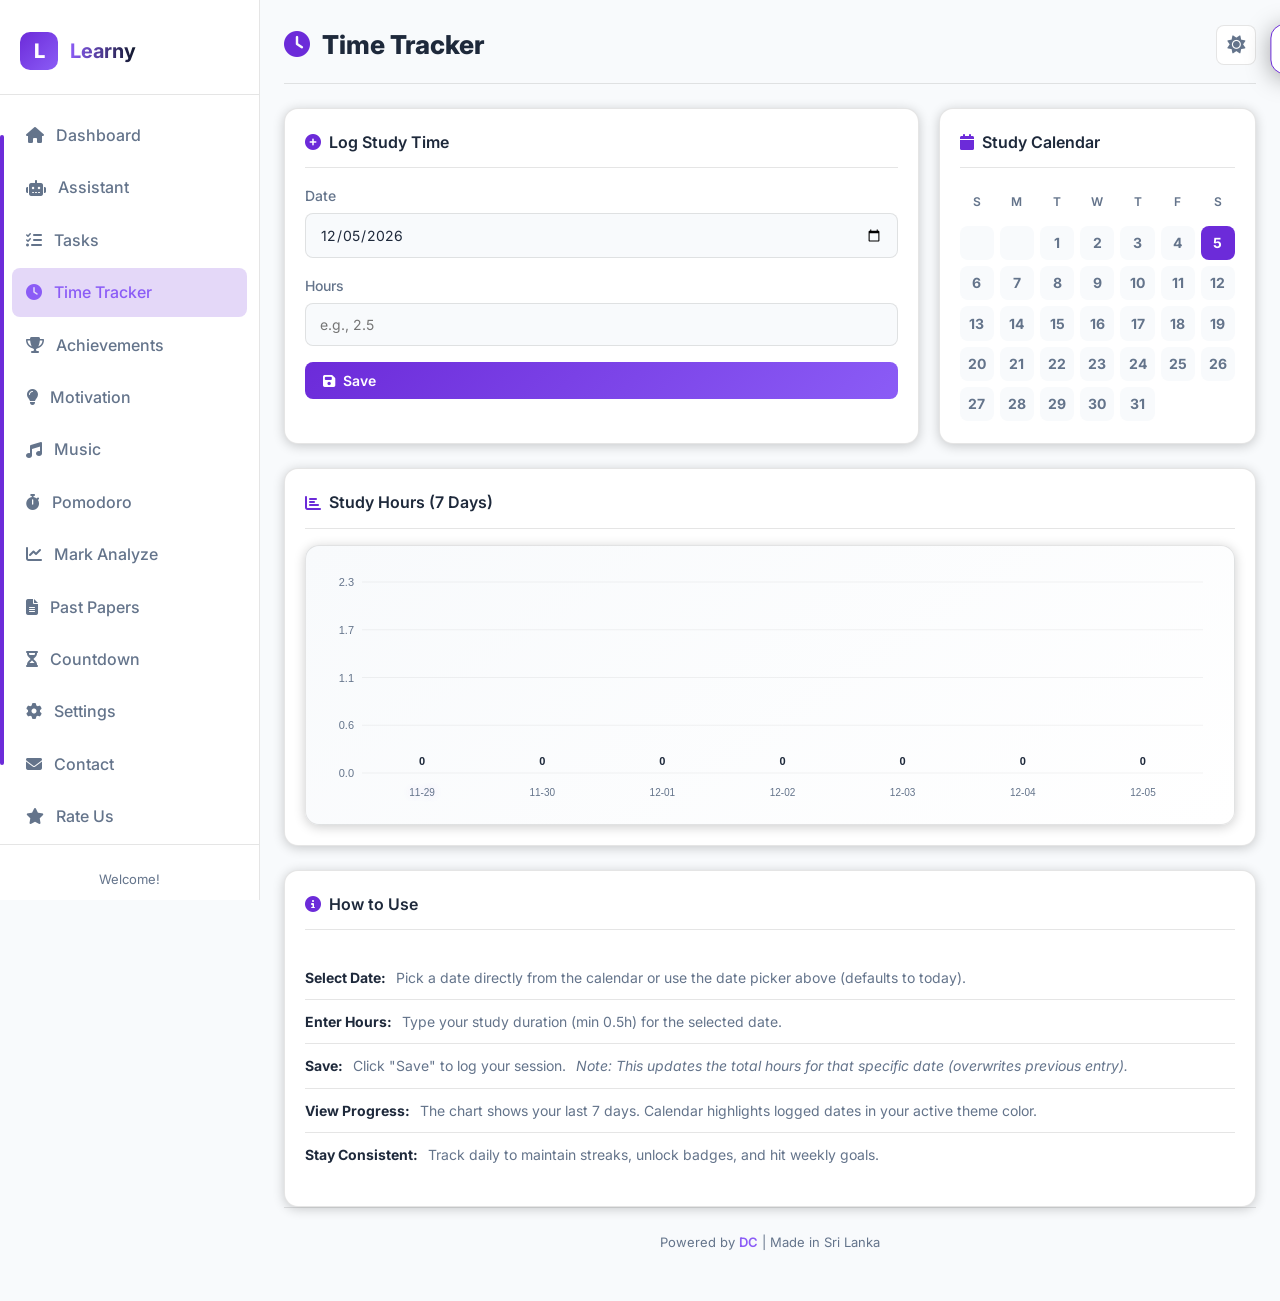
<file: time.html>
<!DOCTYPE html>
<html lang="en">
<head>
    <meta charset="UTF-8">
    <meta name="viewport" content="width=device-width, initial-scale=1.0">
    <title>Learny - Time Tracker</title>
    <link rel="stylesheet" href="style.css">
    <link rel="stylesheet" href="https://cdnjs.cloudflare.com/ajax/libs/font-awesome/6.4.0/css/all.min.css">
    <link href="https://fonts.googleapis.com/css2?family=Inter:wght@400;500;600;700;800&display=swap" rel="stylesheet">
</head>
<body>
    <div class="app-container">
        <!-- Sidebar -->
        <aside class="sidebar">
            <div class="sidebar-header">
                <div class="sidebar-logo">L</div>
                <div class="sidebar-title">Learny</div>
            </div>
            <ul class="nav-list">
                <li class="nav-item"><a href="index.html"><i class="fa fa-home"></i> Dashboard</a></li>
                <li class="nav-item"><a href="assistant.html"><i class="fa fa-robot"></i> Assistant</a></li>
                <li class="nav-item"><a href="tasks.html"><i class="fa fa-tasks"></i> Tasks</a></li>
                <li class="nav-item active"><a href="time.html"><i class="fa fa-clock"></i> Time Tracker</a></li>
                <li class="nav-item"><a href="achievements.html"><i class="fa fa-trophy"></i> Achievements</a></li>
                <li class="nav-item"><a href="motivation.html"><i class="fa fa-lightbulb"></i> Motivation</a></li>
                <li class="nav-item"><a href="music.html"><i class="fa fa-music"></i> Music</a></li>
                <li class="nav-item"><a href="pomodoro.html"><i class="fa fa-stopwatch"></i> Pomodoro</a></li>
                <li class="nav-item"><a href="mark.html"><i class="fa fa-chart-line"></i> Mark Analyze</a></li>
                <li class="nav-item"><a href="pastpapers.html"><i class="fa fa-file-alt"></i> Past Papers</a></li>
                <li class="nav-item"><a href="countdown.html"><i class="fa fa-hourglass-half"></i> Countdown</a></li>
                <li class="nav-item"><a href="settings.html"><i class="fa fa-cog"></i> Settings</a></li>
                <li class="nav-item"><a href="contact.html"><i class="fa fa-envelope"></i> Contact</a></li>
                <li class="nav-item"><a href="rate.html"><i class="fa fa-star"></i> Rate Us</a></li>
            </ul>
            <div class="sidebar-welcome">
                <p>Welcome!</p>
                <div class="welcome-text">Stay focused & keep learning</div>
            </div>
        </aside>

        <!-- Main Content -->
        <main class="main-content">
            <div class="page-header">
<button class="hamburger"><i class="fa fa-bars"></i></button>
                <h1 class="page-title"><i class="fa fa-clock"></i> Time Tracker</h1>
                <div class="header-actions">
                    <button class="theme-toggle" title="Toggle Theme"><i class="fa fa-moon"></i></button>
                    
                </div>
            </div>

            <div class="grid-2">
                <!-- Log Form -->
                <div class="card">
                    <div class="card-header">
                        <h2 class="card-title"><i class="fa fa-plus-circle"></i> Log Study Time</h2>
                    </div>
                    <form id="time-form" class="mb-3">
                        <div class="form-group">
                            <label for="date-input">Date</label>
                            <input type="date" id="date-input" class="form-control" required>
                        </div>
                        <div class="form-group">
                            <label for="hours-input">Hours</label>
                            <input type="number" id="hours-input" class="form-control" step="0.5" min="0.5" placeholder="e.g., 2.5" required>
                        </div>
                        <button type="submit" class="btn btn-primary w-full"><i class="fa fa-save"></i> Save</button>
                    </form>
                </div>

                <!-- Calendar -->
                <div class="card">
                    <div class="card-header">
                        <h2 class="card-title"><i class="fa fa-calendar"></i> Study Calendar</h2>
                    </div>
                    <div id="study-calendar" class="calendar-grid"></div>
                </div>
            </div>

            <!-- Chart -->
            <div class="card mb-3">
                <div class="card-header">
                    <h2 class="card-title"><i class="fa fa-chart-bar"></i> Study Hours (7 Days)</h2>
                </div>
                <div class="chart-container">
                    <canvas id="timeChart" class="chart-canvas"></canvas>
                </div>
            </div>

            <!-- How to Use -->
            <div class="card">
                <div class="card-header">
                    <h2 class="card-title"><i class="fa fa-info-circle"></i> How to Use</h2>
                </div>
                <div class="how-to-use-content">
                    <ul>
                        <li><strong>Select Date:</strong> Pick a date directly from the calendar or use the date picker above (defaults to today).</li>
                        <li><strong>Enter Hours:</strong> Type your study duration (min 0.5h) for the selected date.</li>
                        <li><strong>Save:</strong> Click "Save" to log your session. <em>Note: This updates the total hours for that specific date (overwrites previous entry).</em></li>
                        <li><strong>View Progress:</strong> The chart shows your last 7 days. Calendar highlights logged dates in your active theme color.</li>
                        <li><strong>Stay Consistent:</strong> Track daily to maintain streaks, unlock badges, and hit weekly goals.</li>
                    </ul>
                </div>
            </div>

            <footer class="site-footer">
                Powered by <a href="contact.html">DC</a> | Made in Sri Lanka
            </footer>
        </main>
    </div>

    <!-- Overlay for mobile sidebar -->
    <div class="overlay"></div>
    <!-- Toast Notification -->
    <div id="notification-toast" class="notification"><i class="fa fa-bell"></i> <span></span></div>

    <script src="script.js"></script>
</body>
</html>
</file>
<file: style.css>
:root {
  --primary: #6c2bd9;
  --primary-light: #8b5cf6;
  --primary-dark: #5b21b6;
  --secondary: #f59e0b;
  --bg-dark: #0f0f1a;
  --bg-card: #1a1a2e;
  --bg-card-hover: #22223a;
  --text-main: #e2e8f0;
  --text-muted: #94a3b8;
  --text-bright: #ffffff;
  --success: #10b981;
  --danger: #ef4444;
  --warning: #f59e0b;
  --info: #3b82f6;
  --border: rgba(255, 255, 255, 0.08);
  --chart-grid: rgba(255, 255, 255, 0.05);
  --chart-label: #94a3b8;
  --shadow: 0 4px 24px rgba(0, 0, 0, 0.35);
  --shadow-sm: 0 2px 12px rgba(0, 0, 0, 0.2);
  --radius: 14px;
  --radius-sm: 8px;
  --transition: 0.3s cubic-bezier(0.4, 0, 0.2, 1);
}

* {
  margin: 0;
  padding: 0;
  box-sizing: border-box;
  font-family: 'Inter', 'Segoe UI', Tahoma, Geneva, Verdana, sans-serif;
}

html {
  scroll-behavior: smooth;
}

body {
  background: var(--bg-dark);
  color: var(--text-main);
  line-height: 1.65;
  overflow-x: hidden;
  transition: background var(--transition), color var(--transition);
}

a, .btn {
  text-decoration: none !important;
}

a:hover {
  opacity: 0.9;
}

/* ========================================
   SCROLLBAR - NEUTRAL BG COLOR
   ======================================== */
::-webkit-scrollbar {
  width: 8px;
}

::-webkit-scrollbar-track {
  background: var(--bg-dark);
}

::-webkit-scrollbar-thumb {
  background: var(--bg-card-hover);
  border-radius: 8px;
}

::-webkit-scrollbar-thumb:hover {
  background: var(--primary);
}

* {
  scrollbar-width: thin;
  scrollbar-color: var(--bg-card-hover) var(--bg-dark);
}

::selection {
  background: var(--primary);
  color: #fff;
}

.app-container {
  display: flex;
  min-height: 100vh;
}

.sidebar {
  position: fixed;
  top: 0;
  left: 0;
  width: 260px;
  height: 100vh;
  background: var(--bg-card);
  border-right: 1px solid var(--border);
  padding: 16px 0;
  overflow-y: auto;
  z-index: 1000;
  transition: transform var(--transition), background var(--transition);
}

.sidebar-header {
  padding: 16px 20px 24px;
  display: flex;
  align-items: center;
  gap: 12px;
  border-bottom: 1px solid var(--border);
  margin-bottom: 16px;
}

.sidebar-logo {
  width: 38px;
  height: 38px;
  border-radius: 10px;
  background: linear-gradient(135deg, var(--primary), var(--primary-light));
  display: flex;
  align-items: center;
  justify-content: center;
  font-weight: 800;
  font-size: 20px;
  color: #fff;
}

.sidebar-title {
  font-size: 20px;
  font-weight: 700;
  background: linear-gradient(to right, var(--primary-light), var(--text-bright));
  -webkit-background-clip: text;
  -webkit-text-fill-color: transparent;
  background-clip: text;
}

.nav-list {
  list-style: none;
  padding: 0 12px;
}

.nav-item a {
  display: flex;
  align-items: center;
  gap: 12px;
  padding: 11px 14px;
  border-radius: var(--radius-sm);
  color: var(--text-muted);
  text-decoration: none;
  transition: all var(--transition);
  margin-bottom: 4px;
  font-weight: 500;
}

.nav-item a:hover,
.nav-item.active a {
  background: rgba(108, 43, 217, 0.18);
  color: var(--primary-light);
}

.nav-item.active a::before {
  content: '';
  position: absolute;
  left: 0;
  top: 50%;
  transform: translateY(-50%);
  width: 4px;
  height: 70%;
  background: var(--primary);
  border-radius: 2px;
}

.sidebar-welcome {
  margin-top: auto;
  padding: 24px 20px 16px;
  border-top: 1px solid var(--border);
  text-align: center;
}

.sidebar-welcome p {
  color: var(--text-muted);
  font-size: 13px;
  margin-bottom: 8px;
}

.sidebar-welcome .welcome-text {
  font-size: 18px;
  font-weight: 700;
  color: var(--primary-light);
  margin-bottom: 12px;
}

.sidebar-welcome .divider {
  height: 2px;
  background: linear-gradient(to right, transparent, var(--primary), transparent);
  margin-bottom: 10px;
}

.main-content {
  flex: 1;
  margin-left: 260px;
  padding: 24px;
  min-height: 100vh;
  display: flex;
  flex-direction: column;
  transition: margin var(--transition);
}

.page-header {
  display: flex;
  justify-content: space-between;
  align-items: center;
  margin-bottom: 24px;
  padding-bottom: 16px;
  border-bottom: 1px solid var(--border);
}

.page-title {
  font-size: 26px;
  font-weight: 800;
  display: flex;
  align-items: center;
  gap: 12px;
}

.page-title i {
  color: var(--primary);
}

.hamburger {
  display: none;
  font-size: 24px;
  background: none;
  border: none;
  color: var(--text-main);
  cursor: pointer;
  padding: 8px;
  border-radius: var(--radius-sm);
  transition: background var(--transition);
}

.hamburger:hover {
  background: var(--bg-card);
}

.header-actions {
  display: flex;
  gap: 12px;
  align-items: center;
}

.theme-toggle,
.notif-btn {
  background: var(--bg-card);
  border: 1px solid var(--border);
  color: var(--text-muted);
  width: 40px;
  height: 40px;
  border-radius: var(--radius-sm);
  cursor: pointer;
  transition: all var(--transition);
  display: flex;
  align-items: center;
  justify-content: center;
  font-size: 18px;
}

.theme-toggle:hover,
.notif-btn:hover {
  background: var(--primary);
  color: #fff;
  border-color: var(--primary);
}

.card {
  background: var(--bg-card);
  border-radius: var(--radius);
  padding: 20px;
  border: 1px solid var(--border);
  box-shadow: var(--shadow-sm);
  transition: all var(--transition);
}

.card:hover {
  box-shadow: var(--shadow);
  transform: translateY(-2px);
}

.card-header {
  display: flex;
  align-items: center;
  justify-content: space-between;
  margin-bottom: 16px;
  padding-bottom: 12px;
  border-bottom: 1px solid var(--border);
}

.card-title {
  font-size: 16px;
  font-weight: 600;
  display: flex;
  align-items: center;
  gap: 8px;
}

.card-title i {
  color: var(--primary);
}

.stats-grid {
  display: grid;
  grid-template-columns: repeat(auto-fit, minmax(220px, 1fr));
  gap: 16px;
  margin-bottom: 24px;
}

.stat-card {
  background: linear-gradient(135deg, var(--bg-card) 0%, rgba(108, 43, 217, 0.05) 100%);
  border-radius: var(--radius);
  padding: 20px;
  border: 1px solid var(--border);
  display: flex;
  align-items: center;
  gap: 16px;
  transition: all var(--transition);
}

.stat-card:hover {
  transform: translateY(-4px);
  box-shadow: var(--shadow);
  border-color: var(--primary);
}

.stat-icon {
  width: 50px;
  height: 50px;
  border-radius: 12px;
  display: flex;
  align-items: center;
  justify-content: center;
  font-size: 22px;
  flex-shrink: 0;
}

.stat-icon.purple {
  background: rgba(108, 43, 217, 0.2);
  color: var(--primary-light);
}

.stat-icon.green {
  background: rgba(16, 185, 129, 0.2);
  color: var(--success);
}

.stat-icon.orange {
  background: rgba(245, 158, 11, 0.2);
  color: var(--warning);
}

.stat-icon.blue {
  background: rgba(59, 130, 246, 0.2);
  color: var(--info);
}

.stat-icon.red {
  background: rgba(239, 68, 68, 0.2);
  color: var(--danger);
}

.stat-info h3 {
  font-size: 28px;
  font-weight: 800;
  margin-bottom: 4px;
  line-height: 1;
}

.stat-info p {
  color: var(--text-muted);
  font-size: 13px;
  font-weight: 500;
}

.grid-2 {
  display: grid;
  grid-template-columns: 2fr 1fr;
  gap: 20px;
  margin-bottom: 24px;
}

.grid-equal {
  display: grid;
  grid-template-columns: repeat(auto-fit, minmax(300px, 1fr));
  gap: 20px;
  margin-bottom: 24px;
}

.btn {
  padding: 10px 18px;
  border-radius: var(--radius-sm);
  border: none;
  cursor: pointer;
  font-weight: 600;
  font-size: 14px;
  display: inline-flex;
  align-items: center;
  gap: 8px;
  transition: all var(--transition);
}

.btn-primary {
  background: linear-gradient(135deg, var(--primary), var(--primary-light));
  color: #fff;
}

.btn-primary:hover {
  opacity: 0.9;
  transform: translateY(-1px);
  box-shadow: 0 4px 16px rgba(108, 43, 217, 0.4);
}

.btn-secondary {
  background: var(--bg-card-hover);
  color: var(--text-main);
  border: 1px solid var(--border);
}

.btn-secondary:hover {
  background: var(--bg-dark);
  border-color: var(--primary);
  color: var(--primary-light);
}

.btn-success {
  background: var(--success);
  color: #fff;
}

.btn-danger {
  background: var(--danger);
  color: #fff;
}

.btn-warning {
  background: var(--warning);
  color: #000;
}

.btn-info {
  background: var(--info);
  color: #fff;
}

.btn-sm {
  padding: 6px 12px;
  font-size: 12px;
  border-radius: 6px;
}

.btn-lg {
  padding: 14px 24px;
  font-size: 16px;
  border-radius: 12px;
}

.form-group {
  margin-bottom: 16px;
}

.form-group label {
  display: block;
  margin-bottom: 6px;
  font-weight: 500;
  font-size: 14px;
  color: var(--text-muted);
}

.form-control {
  width: 100%;
  padding: 12px 14px;
  background: var(--bg-dark);
  border: 1px solid var(--border);
  border-radius: var(--radius-sm);
  color: var(--text-main);
  font-size: 14px;
  transition: border-color var(--transition), box-shadow var(--transition);
}

.form-control:focus {
  outline: none;
  border-color: var(--primary);
  box-shadow: 0 0 0 3px rgba(108, 43, 217, 0.25);
}

select.form-control {
  appearance: none;
  background-image: url("data:image/svg+xml,%3Csvg xmlns='http://www.w3.org/2000/svg' width='12' height='12' viewBox='0 0 12 12'%3E%3Cpath fill='%2394a3b8' d='M6 8L1 3h10z'/%3E%3C/svg%3E");
  background-repeat: no-repeat;
  background-position: right 12px center;
}

.task-list {
  max-height: 320px;
  overflow-y: auto;
}

.task-item {
  display: flex;
  align-items: center;
  gap: 12px;
  padding: 12px;
  background: var(--bg-dark);
  border-radius: var(--radius-sm);
  margin-bottom: 8px;
  border: 1px solid var(--border);
  transition: all var(--transition);
  animation: fadeIn 0.3s ease;
}

.task-item:hover {
  border-color: var(--primary);
}

.task-item.done {
  opacity: 0.5;
  text-decoration: line-through;
}

.task-check {
  width: 20px;
  height: 20px;
  border-radius: 50%;
  border: 2px solid var(--primary);
  cursor: pointer;
  display: flex;
  align-items: center;
  justify-content: center;
  transition: all var(--transition);
  flex-shrink: 0;
}

.task-check.checked {
  background: var(--primary);
  color: #fff;
}

.task-text {
  flex: 1;
  font-size: 14px;
}

.task-time {
  color: var(--warning);
  font-size: 12px;
  font-weight: 600;
  display: flex;
  align-items: center;
  gap: 4px;
}

.task-delete {
  background: none;
  border: none;
  color: var(--danger);
  cursor: pointer;
  font-size: 16px;
  opacity: 0.5;
  transition: opacity var(--transition);
}

.task-delete:hover {
  opacity: 1;
}

.progress-container {
  background: var(--bg-dark);
  border-radius: 12px;
  height: 14px;
  overflow: hidden;
  margin-top: 8px;
}

.progress-bar {
  height: 100%;
  background: linear-gradient(90deg, var(--primary), var(--primary-light));
  border-radius: 12px;
  transition: width 0.5s cubic-bezier(0.4, 0, 0.2, 1);
}

.table-responsive {
  overflow-x: auto;
}

.data-table {
  width: 100%;
  border-collapse: collapse;
}

.data-table th,
.data-table td {
  padding: 12px 16px;
  text-align: left;
  border-bottom: 1px solid var(--border);
  font-size: 14px;
}

.data-table th {
  color: var(--text-muted);
  font-weight: 600;
  background: var(--bg-dark);
}

.data-table tr:hover td {
  background: var(--bg-card-hover);
}

.chart-container {
  width: 100%;
  height: 280px;
  position: relative;
  background: linear-gradient(145deg, var(--bg-dark), var(--bg-card));
  border-radius: var(--radius);
  padding: 16px;
  border: 1px solid var(--border);
  box-shadow: var(--shadow-sm);
}

.chart-canvas {
  width: 100% !important;
  height: 100% !important;
}

.calendar-grid {
  display: grid;
  grid-template-columns: repeat(7, 1fr);
  gap: 6px;
}

.cal-day {
  aspect-ratio: 1;
  display: flex;
  flex-direction: column;
  align-items: center;
  justify-content: center;
  border-radius: 8px;
  font-size: 12px;
  cursor: pointer;
  transition: all var(--transition);
  background: var(--bg-dark);
  color: var(--text-muted);
  font-weight: 500;
  padding: 4px;
}

.cal-date-num {
  font-weight: 700;
  font-size: 14px;
  line-height: 1;
}

.cal-hours {
  font-size: 10px;
  font-weight: 600;
  margin-top: 2px;
  color: var(--primary-light);
}

.cal-day:hover {
  background: var(--primary);
  color: #fff;
}

.cal-day.has-data {
  background: rgba(108, 43, 217, 0.3);
  color: var(--text-main);
  border: 1px solid var(--primary);
}

.cal-day.today {
  background: var(--primary);
  color: #fff;
}

.cal-day.today .cal-hours {
  color: #fff !important;
}

.cal-header {
  font-weight: 600;
  color: var(--text-muted);
  font-size: 12px;
  text-align: center;
  padding: 8px 0;
}

.pomodoro-display {
  font-size: 72px;
  font-weight: 900;
  text-align: center;
  padding: 32px;
  background: var(--bg-dark);
  border-radius: 24px;
  margin-bottom: 24px;
  font-variant-numeric: tabular-nums;
  letter-spacing: 2px;
  position: relative;
  overflow: hidden;
}

.pomodoro-display::before {
  content: '';
  position: absolute;
  inset: 0;
  background: radial-gradient(circle, rgba(108, 43, 217, 0.1) 0%, transparent 70%);
}

.pomodoro-status {
  text-align: center;
  font-size: 16px;
  color: var(--text-muted);
  margin-bottom: 16px;
  font-weight: 500;
  text-transform: uppercase;
  letter-spacing: 1px;
}

.pomodoro-controls {
  display: flex;
  justify-content: center;
  gap: 12px;
  margin-bottom: 24px;
}

.session-count {
  text-align: center;
  display: flex;
  align-items: center;
  justify-content: center;
  gap: 8px;
  padding: 12px;
  background: var(--bg-dark);
  border-radius: var(--radius-sm);
  font-weight: 600;
}

.session-count i {
  color: var(--warning);
}

.music-player {
  background: linear-gradient(135deg, var(--bg-card) 0%, rgba(108, 43, 217, 0.1) 100%);
  border-radius: var(--radius);
  padding: 24px;
  text-align: center;
  border: 1px solid var(--border);
}

.album-art {
  width: 160px;
  height: 160px;
  border-radius: 24px;
  background: linear-gradient(135deg, var(--primary), var(--primary-light));
  margin: 0 auto 16px;
  display: flex;
  align-items: center;
  justify-content: center;
  font-size: 48px;
  color: #fff;
  animation: pulse 2s infinite;
}

.player-controls {
  display: flex;
  align-items: center;
  justify-content: center;
  gap: 16px;
  margin: 16px 0;
}

.player-btn {
  width: 48px;
  height: 48px;
  border-radius: 50%;
  background: var(--bg-dark);
  border: 1px solid var(--border);
  color: var(--text-main);
  display: flex;
  align-items: center;
  justify-content: center;
  cursor: pointer;
  transition: all var(--transition);
  font-size: 18px;
}

.player-btn:hover {
  background: var(--primary);
  color: #fff;
  transform: scale(1.05);
}

.player-btn.play-btn {
  width: 64px;
  height: 64px;
  font-size: 24px;
}

.progress-seek {
  width: 100%;
  height: 6px;
  background: var(--bg-dark);
  border-radius: 3px;
  cursor: pointer;
  margin: 12px 0;
  position: relative;
}

.progress-fill {
  height: 100%;
  background: var(--primary);
  border-radius: 3px;
  width: 0;
  transition: width 0.1s linear;
}

.time-display {
  display: flex;
  justify-content: space-between;
  font-size: 12px;
  color: var(--text-muted);
  margin-bottom: 8px;
}

.playlist-item {
  display: flex;
  align-items: center;
  gap: 12px;
  padding: 12px;
  background: var(--bg-dark);
  border-radius: var(--radius-sm);
  margin-bottom: 8px;
  cursor: pointer;
  transition: all var(--transition);
  border: 1px solid transparent;
}

.playlist-item:hover,
.playlist-item.active {
  border-color: var(--primary);
  background: rgba(108, 43, 217, 0.1);
}

.playlist-item.active {
  background: rgba(108, 43, 217, 0.2);
}

.playlist-num {
  width: 28px;
  height: 28px;
  border-radius: 50%;
  background: var(--primary);
  color: #fff;
  display: flex;
  align-items: center;
  justify-content: center;
  font-size: 12px;
  font-weight: 700;
}

.playlist-info {
  flex: 1;
}

.playlist-name {
  font-weight: 600;
  font-size: 14px;
}

.playlist-duration {
  font-size: 12px;
  color: var(--text-muted);
}

.badge-container {
  display: flex;
  gap: 16px;
  justify-content: center;
  flex-wrap: wrap;
}

.badge {
  width: 120px;
  height: 140px;
  background: var(--bg-dark);
  border-radius: 16px;
  display: flex;
  flex-direction: column;
  align-items: center;
  justify-content: center;
  gap: 8px;
  border: 2px solid var(--border);
  transition: all var(--transition);
  position: relative;
  overflow: hidden;
}

.badge.earned {
  border-color: var(--primary);
  animation: badgeEarn 0.6s cubic-bezier(0.4, 0, 0.2, 1);
}

.badge.bronze {
  border-color: #cd7f32;
}

.badge.silver {
  border-color: #c0c0c0;
}

.badge.golden {
  border-color: #ffd700;
}

.badge-icon {
  font-size: 40px;
}

.badge.bronze .badge-icon {
  color: #cd7f32;
}

.badge.silver .badge-icon {
  color: #c0c0c0;
}

.badge.golden .badge-icon {
  color: #ffd700;
}

.badge-name {
  font-size: 14px;
  font-weight: 700;
}

.badge-desc {
  font-size: 11px;
  color: var(--text-muted);
  text-align: center;
}

.motivation-grid {
  display: grid;
  grid-template-columns: repeat(auto-fill, minmax(320px, 1fr));
  gap: 20px;
  padding-bottom: 24px;
}

.quote-card {
  background: var(--bg-card);
  border: 1px solid var(--border);
  border-radius: var(--radius);
  padding: 28px 24px;
  text-align: center;
  position: relative;
  overflow: hidden;
  transition: all var(--transition);
  box-shadow: var(--shadow-sm);
}

.quote-card:hover {
  transform: translateY(-6px);
  box-shadow: var(--shadow);
  border-color: var(--primary);
}

.quote-card::before {
  content: '';
  position: absolute;
  top: 0;
  left: 0;
  right: 0;
  height: 4px;
  background: linear-gradient(90deg, var(--primary), var(--primary-light));
}

.quote-text {
  font-size: 18px;
  font-style: italic;
  line-height: 1.6;
  margin-bottom: 16px;
  color: var(--text-main);
  position: relative;
}

.quote-text::before {
  content: '\201C';
  font-size: 48px;
  color: var(--primary);
  opacity: 0.3;
  position: absolute;
  top: -24px;
  left: -12px;
  font-family: serif;
}

.quote-author {
  color: var(--primary-light);
  font-weight: 600;
  font-size: 14px;
  margin-bottom: 14px;
}

.quote-sinhala {
  font-size: 15px;
  color: var(--text-muted);
  line-height: 1.6;
  margin-bottom: 16px;
  opacity: 0;
  max-height: 0;
  overflow: hidden;
  transition: all 0.4s cubic-bezier(0.4, 0, 0.2, 1);
  background: rgba(108, 43, 217, 0.05);
  padding: 0 12px;
  border-radius: var(--radius-sm);
}

.quote-sinhala.show {
  opacity: 1;
  max-height: 300px;
  padding: 12px;
  margin-top: 8px;
  margin-bottom: 12px;
}

.translate-btn {
  margin-top: 4px;
  background: transparent;
  border: 1px solid var(--border);
  color: var(--text-muted);
  padding: 7px 16px;
  border-radius: 20px;
  cursor: pointer;
  font-size: 12px;
  transition: all var(--transition);
  display: inline-flex;
  align-items: center;
  gap: 6px;
}

.translate-btn:hover {
  background: var(--primary);
  color: #fff;
  border-color: var(--primary);
}

.fade-in-anim {
  animation: fadeInQuote 0.5s ease forwards;
  opacity: 0;
}

@keyframes fadeInQuote {
  from {
    opacity: 0;
    transform: translateY(15px);
  }
  to {
    opacity: 1;
    transform: translateY(0);
  }
}

.countdown-display {
  display: grid;
  grid-template-columns: repeat(4, 1fr);
  gap: 12px;
  margin: 24px 0;
}

.countdown-box {
  background: var(--bg-dark);
  border-radius: 16px;
  padding: 20px;
  text-align: center;
  border: 1px solid var(--border);
}

.countdown-value {
  font-size: 36px;
  font-weight: 800;
  background: linear-gradient(135deg, var(--primary), var(--primary-light));
  -webkit-background-clip: text;
  -webkit-text-fill-color: transparent;
  background-clip: text;
  line-height: 1.1;
}

.countdown-label {
  font-size: 12px;
  color: var(--text-muted);
  text-transform: uppercase;
  letter-spacing: 1px;
  margin-top: 6px;
}

.paper-link {
  display: flex;
  align-items: center;
  gap: 16px;
  padding: 20px;
  background: var(--bg-dark);
  border-radius: var(--radius);
  border: 1px solid var(--border);
  text-decoration: none;
  color: var(--text-main);
  transition: all var(--transition);
  margin-bottom: 12px;
}

.paper-link:hover {
  border-color: var(--primary);
  transform: translateY(-3px);
  box-shadow: var(--shadow);
}

.paper-icon {
  width: 56px;
  height: 56px;
  border-radius: 14px;
  background: rgba(59, 130, 246, 0.2);
  display: flex;
  align-items: center;
  justify-content: center;
  font-size: 24px;
  color: var(--info);
}

.paper-info h3 {
  font-size: 16px;
  margin-bottom: 4px;
}

.paper-info p {
  font-size: 13px;
  color: var(--text-muted);
}

.theme-grid {
  display: grid;
  grid-template-columns: repeat(5, 1fr);
  gap: 12px;
  margin: 16px 0;
}

.theme-option {
  padding: 12px;
  border-radius: 12px;
  border: 2px solid var(--border);
  background: var(--bg-dark);
  cursor: pointer;
  transition: all var(--transition);
  text-align: center;
}

.theme-option.active {
  border-color: var(--primary);
  background: rgba(108, 43, 217, 0.2);
}

.theme-preview {
  width: 28px;
  height: 28px;
  border-radius: 50%;
  margin: 0 auto 6px;
}

.theme-name {
  font-size: 11px;
  font-weight: 600;
  color: var(--text-muted);
}

.contact-card {
  display: flex;
  gap: 20px;
  align-items: flex-start;
  padding: 24px;
  background: var(--bg-dark);
  border-radius: var(--radius);
  border: 1px solid var(--border);
  margin-bottom: 16px;
}

.contact-avatar {
  width: 80px;
  height: 80px;
  border-radius: 50%;
  background: linear-gradient(135deg, var(--primary), var(--primary-light));
  display: flex;
  align-items: center;
  justify-content: center;
  font-size: 32px;
  color: #fff;
  flex-shrink: 0;
}

.social-links {
  display: flex;
  gap: 12px;
  margin-top: 12px;
}

.social-link {
  width: 40px;
  height: 40px;
  border-radius: 10px;
  background: var(--bg-card);
  border: 1px solid var(--border);
  display: flex;
  align-items: center;
  justify-content: center;
  color: var(--text-muted);
  text-decoration: none;
  transition: all var(--transition);
}

.social-link:hover {
  background: var(--primary);
  color: #fff;
  border-color: var(--primary);
  transform: translateY(-2px);
}

.stars-container {
  display: flex;
  gap: 12px;
  justify-content: center;
  margin: 24px 0;
}

.star-btn {
  background: none;
  border: none;
  color: var(--text-muted);
  font-size: 36px;
  cursor: pointer;
  transition: all var(--transition);
  padding: 4px;
}

.star-btn:hover,
.star-btn.active {
  color: var(--warning);
  transform: scale(1.2);
}

.faq-item {
  background: var(--bg-dark);
  border-radius: var(--radius-sm);
  margin-bottom: 8px;
  border: 1px solid var(--border);
  overflow: hidden;
}

.faq-question {
  padding: 16px 20px;
  display: flex;
  align-items: center;
  justify-content: space-between;
  cursor: pointer;
  font-weight: 600;
  transition: background var(--transition);
}

.faq-question:hover {
  background: var(--bg-card-hover);
}

.faq-answer {
  max-height: 0;
  overflow: hidden;
  transition: max-height 0.3s cubic-bezier(0.4, 0, 0.2, 1), padding 0.3s;
  padding: 0 20px;
  color: var(--text-muted);
  font-size: 14px;
  line-height: 1.7;
}

.faq-item.open .faq-answer {
  max-height: 200px;
  padding: 0 20px 16px;
}

.faq-item.open .faq-toggle {
  transform: rotate(180deg);
}

.chat-container {
  height: 500px;
  display: flex;
  flex-direction: column;
  background: var(--bg-dark);
  border-radius: var(--radius);
  border: 1px solid var(--border);
  overflow: hidden;
}

.chat-messages {
  flex: 1;
  overflow-y: auto;
  padding: 20px;
  display: flex;
  flex-direction: column;
  gap: 12px;
}

.message {
  max-width: 80%;
  padding: 12px 16px;
  border-radius: 16px;
  font-size: 14px;
  line-height: 1.5;
  animation: messageSlide 0.3s ease;
}

.message.bot {
  background: var(--bg-card);
  align-self: flex-start;
  border-bottom-left-radius: 4px;
}

.message.user {
  background: var(--primary);
  align-self: flex-end;
  border-bottom-right-radius: 4px;
  color: #ffffff !important;
}

.chat-options {
  padding: 16px 20px;
  background: var(--bg-card);
  border-top: 1px solid var(--border);
  display: flex;
  flex-direction: column;
  gap: 8px;
}

.chat-option-btn {
  padding: 10px 16px;
  background: var(--bg-dark);
  border: 1px solid var(--border);
  border-radius: var(--radius-sm);
  color: var(--text-main);
  cursor: pointer;
  text-align: left;
  transition: all var(--transition);
  font-size: 13px;
}

.chat-option-btn:hover {
  background: var(--primary);
  border-color: var(--primary);
}

.site-footer {
  margin-top: auto;
  padding: 24px;
  text-align: center;
  color: var(--text-muted);
  font-size: 13px;
  border-top: 1px solid var(--border);
}

.site-footer a {
  color: var(--primary-light);
  text-decoration: none;
  font-weight: 600;
}

.site-footer a:hover {
  text-decoration: underline;
}

.notification {
  position: fixed;
  top: 24px;
  right: 24px;
  padding: 14px 20px;
  background: var(--bg-card);
  border: 1px solid var(--primary);
  border-radius: var(--radius);
  box-shadow: var(--shadow);
  z-index: 9999;
  display: flex;
  align-items: center;
  gap: 12px;
  transform: translateX(120%);
  transition: transform 0.3s cubic-bezier(0.4, 0, 0.2, 1);
}

.notification.show {
  transform: translateX(0);
}

.notification i {
  color: var(--primary);
  font-size: 20px;
}

.confetti {
  position: fixed;
  top: 0;
  left: 0;
  width: 100%;
  height: 100%;
  pointer-events: none;
  z-index: 9999;
}

.overlay {
  position: fixed;
  inset: 0;
  background: rgba(0, 0, 0, 0.6);
  z-index: 999;
  display: none;
}

.overlay.show {
  display: block;
}

.modal {
  position: fixed;
  top: 50%;
  left: 50%;
  transform: translate(-50%, -50%) scale(0.9);
  background: var(--bg-card);
  border-radius: var(--radius);
  padding: 24px;
  z-index: 1000;
  min-width: 300px;
  max-width: 500px;
  width: 90%;
  opacity: 0;
  transition: all var(--transition);
  border: 1px solid var(--border);
  box-shadow: var(--shadow);
}

.modal.show {
  opacity: 1;
  transform: translate(-50%, -50%) scale(1);
}

@keyframes fadeIn {
  from {
    opacity: 0;
    transform: translateY(10px);
  }
  to {
    opacity: 1;
    transform: translateY(0);
  }
}

@keyframes slideIn {
  from {
    opacity: 0;
    transform: translateX(-20px);
  }
  to {
    opacity: 1;
    transform: translateX(0);
  }
}

@keyframes messageSlide {
  from {
    opacity: 0;
    transform: translateY(8px);
  }
  to {
    opacity: 1;
    transform: translateY(0);
  }
}

@keyframes badgeEarn {
  0% {
    transform: scale(0.5);
    opacity: 0;
  }
  60% {
    transform: scale(1.1);
  }
  100% {
    transform: scale(1);
    opacity: 1;
  }
}

@keyframes pulse {
  0%,
  100% {
    transform: scale(1);
  }
  50% {
    transform: scale(1.03);
  }
}

@keyframes spin {
  to {
    transform: rotate(360deg);
  }
}

@keyframes progress {
  from {
    width: 0;
  }
}

/* ========================================
   QUICK STATS (Professional Clean Style)
   ======================================== */
.quick-stats-list {
  display: flex;
  flex-direction: column;
  gap: 0;
  padding: 4px 0;
}

.stat-row {
  display: flex;
  justify-content: space-between;
  align-items: center;
  padding: 10px 8px;
  border-bottom: 1px solid var(--border);
  transition: all var(--transition);
}

.stat-row:last-child {
  border-bottom: none;
  padding-bottom: 0;
}

.stat-row:hover {
  background: rgba(108, 43, 217, 0.05);
  transform: translateX(2px);
}

.stat-row span {
  color: var(--text-muted);
  font-size: 13px;
  font-weight: 500;
}

.stat-row strong {
  color: var(--primary-light);
  font-size: 15px;
  font-weight: 700;
  font-variant-numeric: tabular-nums;
  background: rgba(108, 43, 217, 0.12);
  padding: 4px 10px;
  border-radius: 6px;
  min-width: 45px;
  text-align: center;
  transition: all var(--transition);
}

.stat-row:hover strong {
  background: rgba(108, 43, 217, 0.18);
  transform: scale(1.05);
}

/* ========================================
   GREETING BANNER - DARK MODE
   ======================================== */
.greeting-banner {
  background: var(--bg-card);
  border: 1px solid var(--border);
  border-radius: var(--radius);
  box-shadow: var(--shadow-sm);
  position: relative;
  overflow: hidden;
}

.greeting-content {
  display: flex;
  align-items: center;
  gap: 16px;
  padding: 16px 20px;
}

.greeting-avatar {
  width: 100px;
  height: 100px;
  border-radius: 20px;
  object-fit: cover;
  flex-shrink: 0;
  transition: transform var(--transition);
}

.greeting-avatar:hover {
  transform: scale(1.05);
}

.greeting-text-container {
  display: flex;
  flex-direction: column;
  gap: 4px;
  flex: 1;
}

.greeting-full {
  font-size: 20px;
  font-weight: 700;
  color: var(--text-main);
  letter-spacing: 0.3px;
}

.greeting-sub {
  font-size: 13px;
  color: var(--text-muted);
}

/* ✅ Light mode override */
body.light .greeting-banner {
  background: #ffffff;
  border-color: rgba(0, 0, 0, 0.08);
}

/* ========================================
   PROFILE PAGE STYLES
   ======================================== */
.profile-container {
  max-width: 900px;
  margin: 0 auto;
}

/* ✅ DESKTOP: 7 columns = 2 rows for 14 avatars */
.avatar-grid {
  display: grid;
  grid-template-columns: repeat(7, 1fr);
  gap: 14px;
  padding: 10px 0;
}

.avatar-option {
  position: relative;
  cursor: pointer;
  border-radius: 14px;
  overflow: hidden;
  border: 2px solid transparent;
  transition: all var(--transition);
  background: var(--bg-dark);
  aspect-ratio: 1;
  display: flex;
  align-items: center;
  justify-content: center;
}

.avatar-option:hover {
  border-color: var(--primary-light);
  transform: translateY(-3px);
}

.avatar-option.selected {
  border-color: var(--primary);
  box-shadow: 0 0 0 3px rgba(108, 43, 217, 0.15);
}

.avatar-option img {
  width: 85%;
  height: 85%;
  object-fit: cover;
  border-radius: 10px;
  transition: transform var(--transition);
}

.avatar-option:hover img {
  transform: scale(1.05);
}

.avatar-check {
  position: absolute;
  top: 6px;
  right: 6px;
  width: 22px;
  height: 22px;
  background: var(--primary);
  border-radius: 50%;
  display: flex;
  align-items: center;
  justify-content: center;
  color: #fff;
  font-size: 11px;
  opacity: 0;
  transform: scale(0.5);
  transition: all var(--transition);
}

.avatar-option.selected .avatar-check {
  opacity: 1;
  transform: scale(1);
}

.profile-form {
  display: flex;
  flex-direction: column;
  gap: 18px;
}

.form-row {
  display: grid;
  grid-template-columns: 1fr 1fr;
  gap: 16px;
}

.form-actions {
  display: flex;
  gap: 12px;
  margin-top: 8px;
  flex-wrap: wrap;
}

.form-actions .btn {
  flex: 1;
  min-width: 140px;
  justify-content: center;
  padding: 12px 20px;
  font-weight: 600;
  display: inline-flex;
  align-items: center;
  gap: 8px;
  border-radius: var(--radius-sm);
  border: none;
  cursor: pointer;
  transition: all var(--transition);
}

.form-actions .btn-primary {
  background: linear-gradient(135deg, var(--primary), var(--primary-light));
  color: #fff;
}

.form-actions .btn-primary:hover {
  opacity: 0.9;
  transform: translateY(-1px);
  box-shadow: 0 4px 16px rgba(108, 43, 217, 0.4);
}

.form-actions .btn-secondary {
  background: var(--bg-card-hover);
  color: var(--text-main);
  border: 1px solid var(--border);
}

.form-actions .btn-secondary:hover {
  background: var(--bg-dark);
  border-color: var(--primary);
  color: var(--primary-light);
}

.char-counter {
  font-size: 11px;
  color: var(--text-muted);
  text-align: right;
  margin-top: 4px;
}

.greeting-preview {
  display: flex;
  align-items: center;
  gap: 14px;
  padding: 14px;
  background: var(--bg-dark);
  border-radius: var(--radius-sm);
}

.preview-avatar {
  width: 52px;
  height: 52px;
  border-radius: 14px;
  object-fit: cover;
}

.preview-text {
  display: flex;
  flex-direction: column;
  gap: 3px;
}

.preview-text .greeting-text {
  font-size: 15px;
  font-weight: 600;
  color: var(--text-main);
}

.preview-text .subtext {
  font-size: 12px;
  color: var(--text-muted);
}

/* ========================================
   COUNTDOWN STYLES
   ======================================== */
.countdown-list-container {
  display: flex;
  flex-direction: column;
  gap: 16px;
}

.countdown-item {
  background: var(--bg-dark);
  border: 1px solid var(--border);
  border-radius: var(--radius);
  padding: 18px;
  transition: all var(--transition);
  position: relative;
  overflow: hidden;
}

.countdown-item:hover {
  border-color: var(--primary);
  transform: translateY(-2px);
  box-shadow: var(--shadow);
}

.countdown-item.expired {
  opacity: 0.6;
  border-color: var(--danger);
}

.countdown-item::before {
  content: '';
  position: absolute;
  top: 0;
  left: 0;
  width: 4px;
  height: 100%;
  background: var(--primary);
}

.countdown-item.expired::before {
  background: var(--danger);
}

.countdown-header {
  display: flex;
  justify-content: space-between;
  align-items: center;
  margin-bottom: 12px;
}

.countdown-title {
  font-size: 16px;
  font-weight: 700;
  color: var(--text-main);
}

.countdown-actions {
  display: flex;
  gap: 8px;
}

.countdown-grid {
  display: grid;
  grid-template-columns: repeat(4, 1fr);
  gap: 10px;
  margin-bottom: 10px;
}

.countdown-box {
  background: var(--bg-card);
  padding: 12px 8px;
  border-radius: 10px;
  text-align: center;
}

.countdown-value {
  font-size: 22px;
  font-weight: 800;
  color: var(--primary-light);
  line-height: 1;
}

.countdown-item.expired .countdown-value {
  color: var(--danger);
}

.countdown-label {
  font-size: 10px;
  color: var(--text-muted);
  text-transform: uppercase;
  margin-top: 4px;
  letter-spacing: 0.5px;
}

.countdown-date {
  font-size: 12px;
  color: var(--text-muted);
  text-align: right;
}

.dash-cd-item {
  display: flex;
  justify-content: space-between;
  align-items: center;
  padding: 10px 0;
  border-bottom: 1px solid var(--border);
}

.dash-cd-item:last-child {
  border-bottom: none;
}

.dash-cd-name {
  font-weight: 600;
  color: var(--text-main);
  font-size: 13px;
}

.dash-cd-days {
  font-weight: 700;
  color: var(--warning);
  font-size: 13px;
}

.share-toast {
  position: fixed;
  bottom: 30px;
  left: 50%;
  transform: translateX(-50%);
  background: var(--bg-card);
  color: var(--text-main);
  padding: 12px 20px;
  border-radius: 30px;
  border: 1px solid var(--border);
  box-shadow: var(--shadow);
  z-index: 9999;
  opacity: 0;
  transition: opacity 0.3s;
}

.share-toast.show {
  opacity: 1;
}

/* ========================================
   POMODORO FULLSCREEN & UTILITIES
   ======================================== */
.pomodoro-modes {
  display: flex;
  justify-content: center;
  gap: 10px;
  margin-bottom: 20px;
}

.mode-btn {
  padding: 8px 16px;
  border: 1px solid var(--border);
  background: var(--bg-dark);
  color: var(--text-muted);
  border-radius: 20px;
  cursor: pointer;
  transition: all var(--transition);
  font-weight: 500;
}

.mode-btn.active {
  background: var(--primary);
  color: #fff;
  border-color: var(--primary);
}

.mode-btn:hover:not(.active) {
  background: var(--bg-card-hover);
}

.pomodoro-main.fullscreen {
  position: fixed;
  top: 0;
  left: 0;
  width: 100vw;
  height: 100vh;
  z-index: 9999;
  background: var(--bg-dark);
  display: flex;
  flex-direction: column;
  align-items: center;
  justify-content: center;
  border-radius: 0;
  padding: 20px;
}

.pomodoro-main.fullscreen .pomodoro-display {
  font-size: 15vw;
  padding: 20px;
  background: transparent;
  box-shadow: none;
}

.pomodoro-main.fullscreen .pomodoro-status {
  font-size: 5vw;
  margin-bottom: 30px;
}

.pomodoro-main.fullscreen .session-count,
.pomodoro-main.fullscreen .pomodoro-modes {
  display: none;
}

.pomodoro-main.fullscreen .pomodoro-controls {
  gap: 20px;
}

.pomodoro-main.fullscreen .pomodoro-controls .btn {
  font-size: 24px;
  padding: 16px 24px;
}

.session-item {
  display: flex;
  align-items: center;
  justify-content: space-between;
  padding: 10px 12px;
  background: var(--bg-dark);
  border-radius: var(--radius-sm);
  margin-bottom: 6px;
  font-size: 14px;
  border: 1px solid var(--border);
}

.session-item .sess-time {
  color: var(--text-muted);
  font-size: 12px;
}

.how-to-use-content {
  padding: 10px 0;
}

.how-to-use-content ul {
  list-style: none;
  padding: 0;
  margin: 0;
}

.how-to-use-content li {
  padding: 10px 0;
  border-bottom: 1px solid var(--border);
  display: flex;
  align-items: flex-start;
  gap: 10px;
  font-size: 14px;
  color: var(--text-muted);
}

.how-to-use-content li:last-child {
  border-bottom: none;
}

.how-to-use-content li strong {
  color: var(--text-main);
}

/* ========================================
   MOBILE RESPONSIVE - COMPLETE
   ======================================== */
@media (max-width: 768px) {
  .sidebar {
    transform: translateX(-100%);
  }
  
  .sidebar.open {
    transform: translateX(0);
  }
  
  .main-content {
    margin-left: 0;
    padding: 16px;
  }
  
  .hamburger {
    display: flex;
  }
  
  .stats-grid {
    grid-template-columns: repeat(2, 1fr) !important;
    gap: 10px;
  }
  
  .stat-mobile-hide {
    display: none !important;
  }
  
  .stat-card {
    padding: 10px 8px;
    gap: 8px;
  }
  
  .stat-icon {
    width: 34px;
    height: 34px;
    font-size: 15px;
    border-radius: 8px;
  }
  
  .stat-info h3 {
    font-size: 17px;
  }
  
  .stat-info p {
    font-size: 10px;
  }
  
  .grid-2 {
    grid-template-columns: 1fr;
  }
  
  .countdown-display {
    grid-template-columns: repeat(2, 1fr);
  }
  
  .theme-grid {
    grid-template-columns: repeat(3, 1fr);
  }
  
  .pomodoro-display {
    font-size: 48px;
    padding: 24px;
  }
  
  .quote-text {
    font-size: 16px;
  }
  
  .page-title {
    font-size: 20px;
  }
  
  .motivation-grid {
    grid-template-columns: 1fr;
  }
  
  /* ✅ Greeting Banner Mobile */
  .greeting-content {
    padding: 14px 16px;
    gap: 12px;
  }
  
  .greeting-avatar {
    width: 60px;
    height: 60px;
  }
  
  .greeting-full {
    font-size: 18px;
  }
  
  .greeting-sub {
    font-size: 12px;
  }
  
  /* ✅ Profile Mobile - 3 columns */
  .avatar-grid {
    grid-template-columns: repeat(3, 1fr);
    gap: 10px;
  }
  
  .form-row {
    grid-template-columns: 1fr;
  }
  
  .form-actions {
    flex-direction: column;
  }
  
  .form-actions .btn {
    width: 100%;
  }
  
  .greeting-preview {
    flex-direction: column;
    text-align: center;
  }
}

@media (max-width: 600px) {
  .countdown-grid {
    grid-template-columns: repeat(2, 1fr);
  }
  
  .countdown-header {
    flex-direction: column;
    align-items: flex-start;
    gap: 8px;
  }
}

@media (max-width: 480px) {
  .greeting-avatar {
    width: 52px;
    height: 52px;
  }
  
  .preview-avatar {
    width: 48px;
    height: 48px;
  }
  
  /* ✅ Small Mobile: 3 columns, compact */
  .avatar-grid {
    grid-template-columns: repeat(3, 1fr);
    gap: 8px;
  }
  
  .avatar-option {
    border-radius: 10px;
  }
  
  .avatar-check {
    width: 18px;
    height: 18px;
    font-size: 10px;
    top: 4px;
    right: 4px;
  }
}

/* ========================================
   LIGHT MODE & THEME VARIATIONS
   ======================================== */
body.light {
  --bg-dark: #f8fafc;
  --bg-card: #ffffff;
  --bg-card-hover: #f1f5f9;
  --text-main: #1e293b;
  --text-muted: #64748b;
  --text-bright: #0f172a;
  --border: rgba(0, 0, 0, 0.1);
  --chart-grid: rgba(0, 0, 0, 0.05);
  --chart-label: #64748b;
}

body.theme-red {
  --primary: #ef4444;
  --primary-light: #f87171;
  --primary-dark: #dc2626;
}

body.theme-green {
  --primary: #10b981;
  --primary-light: #34d399;
  --primary-dark: #059669;
}

body.theme-blue {
  --primary: #3b82f6;
  --primary-light: #60a5fa;
  --primary-dark: #2563eb;
}

body.theme-yellow {
  --primary: #eab308;
  --primary-light: #facc15;
  --primary-dark: #ca8a04;
}

/* ========================================
   UTILITY CLASSES
   ======================================== */
.text-center { text-align: center; }
.text-right { text-align: right; }
.mb-0 { margin-bottom: 0; }
.mb-1 { margin-bottom: 8px; }
.mb-2 { margin-bottom: 16px; }
.mb-3 { margin-bottom: 24px; }
.mt-2 { margin-top: 16px; }
.mt-3 { margin-top: 24px; }
.flex { display: flex; }
.items-center { align-items: center; }
.justify-between { justify-content: space-between; }
.gap-2 { gap: 8px; }
.gap-3 { gap: 12px; }
.hidden { display: none !important; }
.w-full { width: 100%; }

/* ========================================
PREMIUM FEATURES STYLES
======================================== */
.premium-btn {
    display: inline-flex;
    align-items: center;
    gap: 6px;
    background: linear-gradient(135deg, #6c2bd9, #8b5cf6);
    color: #fff;
    border: none;
    padding: 8px 16px;
    border-radius: 20px;
    cursor: pointer;
    font-weight: 600;
    font-size: 13px;
    transition: all var(--transition);
}

.premium-btn:hover {
    transform: translateY(-2px);
    box-shadow: 0 4px 16px rgba(108, 43, 217, 0.4);
}

.avatar-option.locked {
    position: relative;
    opacity: 0.6;
    cursor: not-allowed;
}

.avatar-option.locked::before {
    content: '';
    position: absolute;
    inset: 0;
    background: rgba(0,0,0,0.5);
    z-index: 1;
    border-radius: 14px;
}

.lock-overlay {
    position: absolute;
    top: 50%;
    left: 50%;
    transform: translate(-50%, -50%);
    z-index: 2;
    background: var(--bg-card);
    width: 48px;
    height: 48px;
    border-radius: 50%;
    display: flex;
    align-items: center;
    justify-content: center;
    border: 3px solid var(--primary);
}

.lock-overlay i {
    color: var(--primary);
    font-size: 20px;
}

.modal-overlay {
    position: fixed;
    top: 0;
    left: 0;
    right: 0;
    bottom: 0;
    background: rgba(0,0,0,0.8);
    display: flex;
    align-items: center;
    justify-content: center;
    z-index: 10000;
    backdrop-filter: blur(4px);
}

.premium-popup-content {
    background: var(--bg-card);
    border-radius: var(--radius);
    padding: 32px;
    max-width: 500px;
    width: 90%;
    position: relative;
    border: 2px solid var(--primary);
    box-shadow: 0 20px 60px rgba(108, 43, 217, 0.3);
    animation: popupSlide 0.3s ease;
}

@keyframes popupSlide {
    from {
        opacity: 0;
        transform: translateY(-30px);
    }
    to {
        opacity: 1;
        transform: translateY(0);
    }
}

.close-popup {
    position: absolute;
    top: 16px;
    right: 16px;
    background: none;
    border: none;
    color: var(--text-muted);
    font-size: 28px;
    cursor: pointer;
    width: 36px;
    height: 36px;
    display: flex;
    align-items: center;
    justify-content: center;
    border-radius: 50%;
    transition: all var(--transition);
}

.close-popup:hover {
    background: var(--bg-dark);
    color: var(--danger);
}

.premium-popup-header {
    text-align: center;
    margin-bottom: 24px;
}

.premium-gem-icon {
    width: 80px;
    height: 80px;
    margin-bottom: 16px;
    animation: gemPulse 2s infinite;
}

@keyframes gemPulse {
    0%, 100% { transform: scale(1); }
    50% { transform: scale(1.05); }
}

.premium-popup-header h2 {
    font-size: 28px;
    color: var(--primary-light);
    margin: 0;
}

.premium-subtext {
    text-align: center;
    color: var(--text-muted);
    font-size: 15px;
    margin-bottom: 24px;
}

.premium-features-list {
    list-style: none;
    padding: 0;
    margin: 0 0 24px 0;
}

.premium-features-list li {
    padding: 12px 0;
    color: var(--text-main);
    font-size: 14px;
    display: flex;
    align-items: center;
    gap: 12px;
    border-bottom: 1px solid var(--border);
}

.premium-features-list li:last-child {
    border-bottom: none;
}

.premium-features-list li i {
    color: var(--success);
    font-size: 18px;
}

.premium-popup-footer {
    margin-top: 24px;
}

.feature-lock {
    position: absolute;
    top: 50%;
    left: 50%;
    transform: translate(-50%, -50%);
    background: var(--bg-card);
    width: 40px;
    height: 40px;
    border-radius: 50%;
    display: flex;
    align-items: center;
    justify-content: center;
    border: 2px solid var(--primary);
    z-index: 10;
}

.feature-lock i {
    color: var(--primary);
    font-size: 16px;
}

.premium-upload-wrapper {
    position: relative;
    display: inline-block;
}

.btn-light {
    background: #fff;
    color: var(--primary);
    border: none;
}

.btn-light:hover {
    background: rgba(255,255,255,0.9);
    transform: translateY(-2px);
    box-shadow: 0 4px 16px rgba(0,0,0,0.2);
}
</file>
